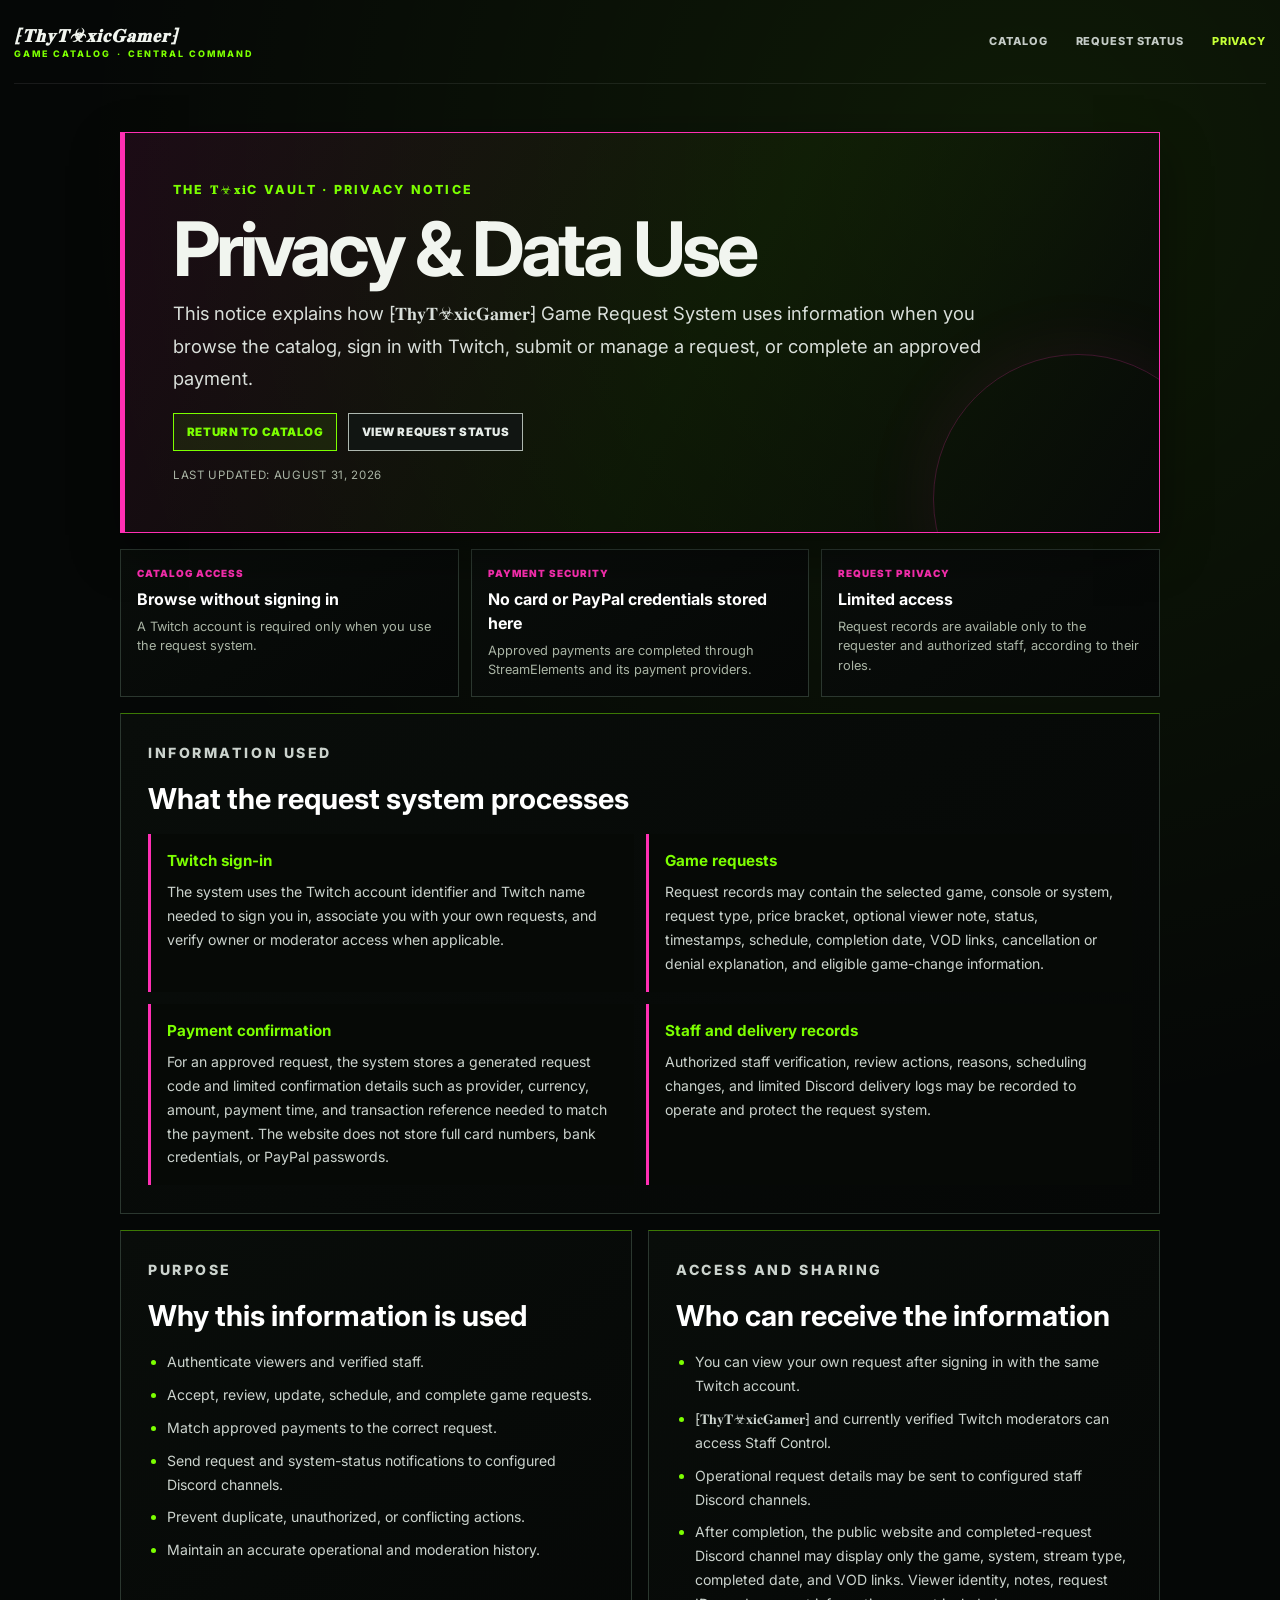
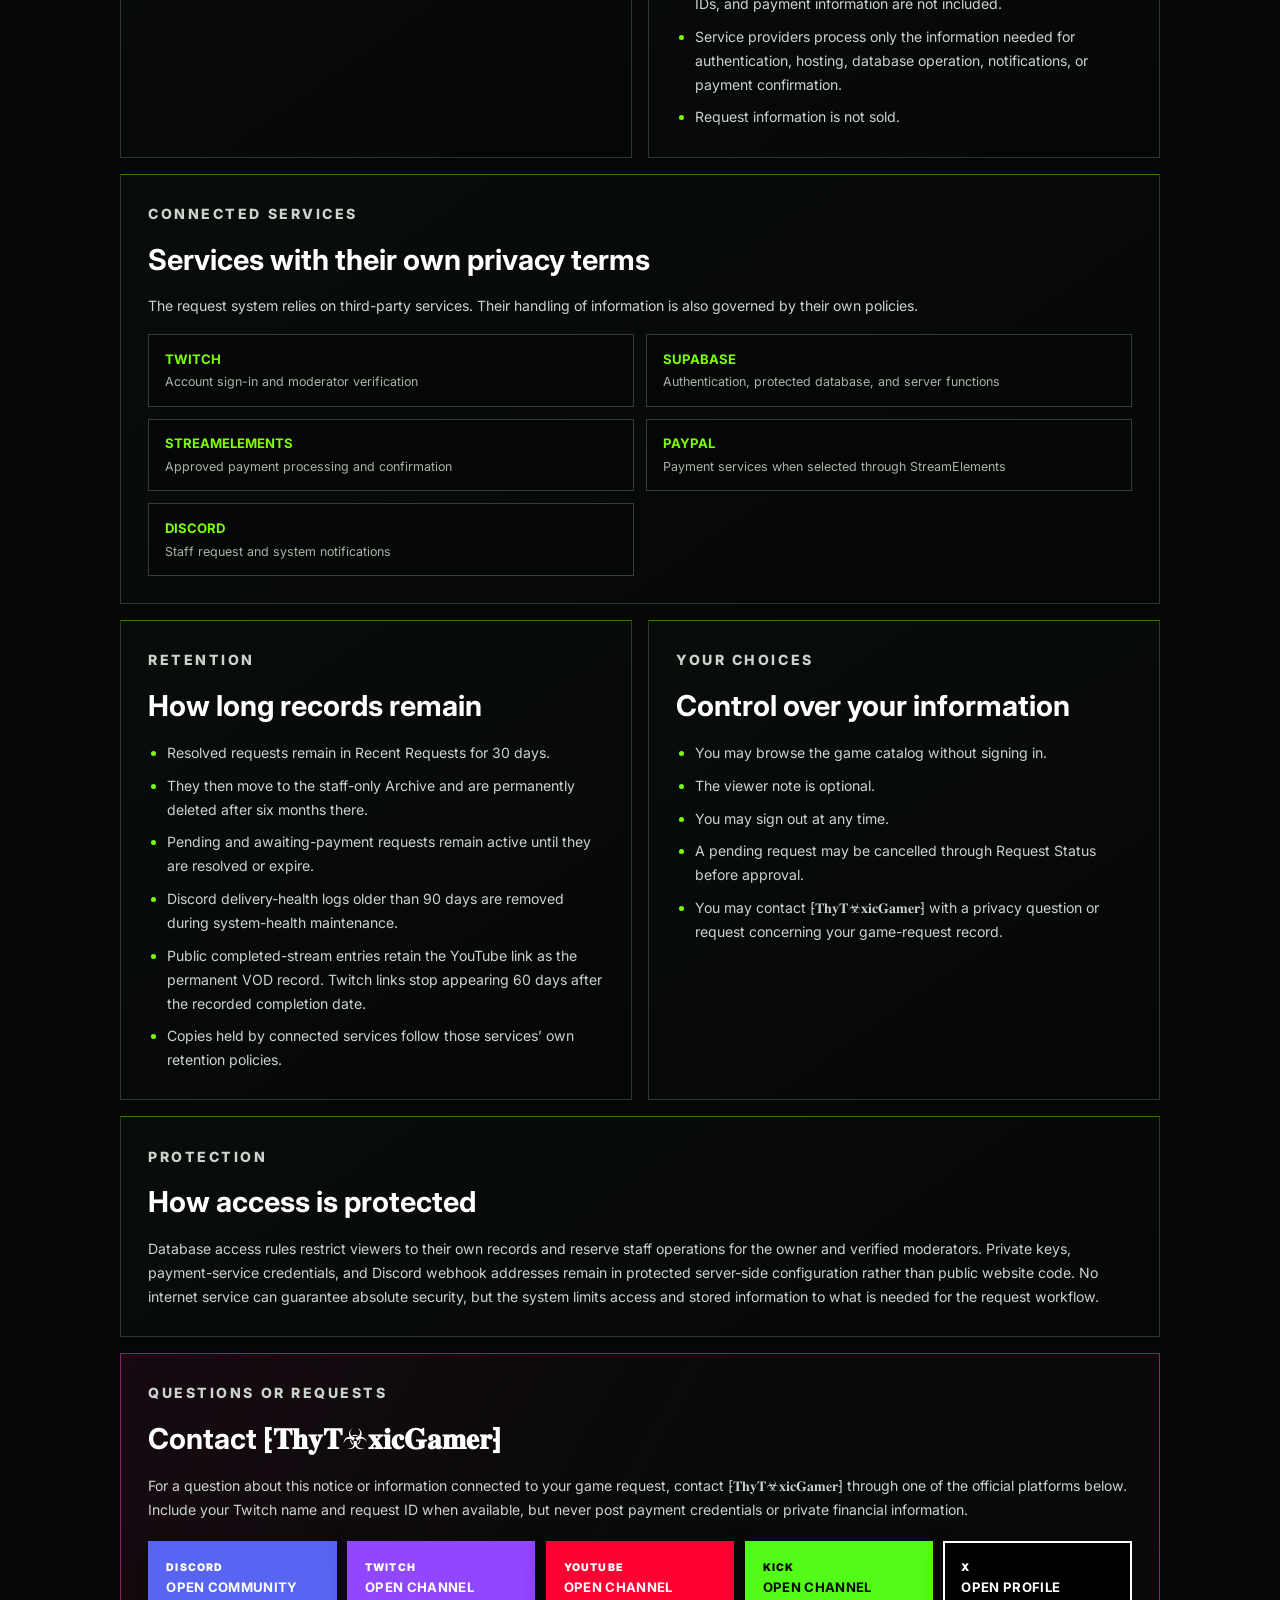
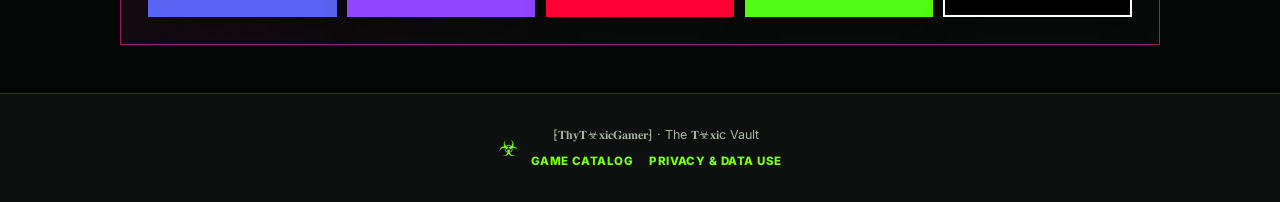
<file: privacy.html>
<!doctype html>
<html lang="en">
<head>
  <meta charset="UTF-8" />
  <meta name="viewport" content="width=device-width,initial-scale=1" />
  <meta name="description" content="Learn how  ⁅𝐓𝐡𝐲𝐓☣︎𝐱𝐢𝐜𝐆𝐚𝐦𝐞𝐫⁆ Game Request System uses and protects Twitch sign-in, request, and payment-confirmation information." />
  <meta name="theme-color" content="#050706" />
  <title>Privacy &amp; Data Use · ⁅𝐓𝐡𝐲𝐓☣︎𝐱𝐢𝐜𝐆𝐚𝐦𝐞𝐫⁆</title>
  <link rel="preconnect" href="https://fonts.googleapis.com" /><link rel="preconnect" href="https://fonts.gstatic.com" crossorigin /><link href="https://fonts.googleapis.com/css2?family=Barlow+Condensed:ital,wght@0,600;0,700;0,800;0,900;1,700;1,800;1,900&amp;family=Inter:wght@400;500;600;700;800&amp;display=swap" rel="stylesheet" />
  <link rel="stylesheet" href="styles.css?release=1.0.48" />
  <link rel="stylesheet" href="request-test.css?v=10.15" />
</head>
<body class="request-page privacy-page">
  <header class="site-header ecosystem-header"><div class="ecosystem-brand"><a class="ecosystem-brand-home" href="index.html"><strong>⁅𝐓𝐡𝐲𝐓☣︎𝐱𝐢𝐜𝐆𝐚𝐦𝐞𝐫⁆</strong></a><small>GAME CATALOG <span>·</span> <a class="brand-hub" href="https://thy-toxic-gamer.github.io/central-command/">CENTRAL COMMAND</a></small></div><nav class="ecosystem-nav" aria-label="Primary navigation"><a href="index.html">Catalog</a><a href="status.html">Request Status</a><a href="privacy.html" aria-current="page">Privacy</a></nav></header>

  <main class="request-page-shell privacy-shell">
    <section class="privacy-hero" aria-labelledby="privacy-title">
      <p class="eyebrow">The 𝐓☣︎𝐱𝐢c Vault · Privacy Notice</p>
      <h1 id="privacy-title">Privacy &amp; Data Use</h1>
      <p>This notice explains how  ⁅𝐓𝐡𝐲𝐓☣︎𝐱𝐢𝐜𝐆𝐚𝐦𝐞𝐫⁆ Game Request System uses information when you browse the catalog, sign in with Twitch, submit or manage a request, or complete an approved payment.</p>
      <div class="privacy-hero-actions"><a class="request-link-button" href="index.html">Return to Catalog</a><a class="request-link-button request-link-admin" href="status.html">View Request Status</a></div>
      <p class="privacy-updated">Last updated: August 31, 2026</p>
    </section>

    <section class="privacy-summary" aria-label="Privacy summary">
      <article><small>Catalog access</small><strong>Browse without signing in</strong><span>A Twitch account is required only when you use the request system.</span></article>
      <article><small>Payment security</small><strong>No card or PayPal credentials stored here</strong><span>Approved payments are completed through StreamElements and its payment providers.</span></article>
      <article><small>Request privacy</small><strong>Limited access</strong><span>Request records are available only to the requester and authorized staff, according to their roles.</span></article>
    </section>

    <div class="privacy-grid">
      <section class="privacy-card privacy-card-wide" aria-labelledby="information-heading">
        <p class="eyebrow">Information Used</p>
        <h2 id="information-heading">What the request system processes</h2>
        <div class="privacy-detail-grid">
          <article><h3>Twitch sign-in</h3><p>The system uses the Twitch account identifier and Twitch name needed to sign you in, associate you with your own requests, and verify owner or moderator access when applicable.</p></article>
          <article><h3>Game requests</h3><p>Request records may contain the selected game, console or system, request type, price bracket, optional viewer note, status, timestamps, schedule, completion date, VOD links, cancellation or denial explanation, and eligible game-change information.</p></article>
          <article><h3>Payment confirmation</h3><p>For an approved request, the system stores a generated request code and limited confirmation details such as provider, currency, amount, payment time, and transaction reference needed to match the payment. The website does not store full card numbers, bank credentials, or PayPal passwords.</p></article>
          <article><h3>Staff and delivery records</h3><p>Authorized staff verification, review actions, reasons, scheduling changes, and limited Discord delivery logs may be recorded to operate and protect the request system.</p></article>
        </div>
      </section>

      <section class="privacy-card" aria-labelledby="purpose-heading">
        <p class="eyebrow">Purpose</p>
        <h2 id="purpose-heading">Why this information is used</h2>
        <ul>
          <li>Authenticate viewers and verified staff.</li>
          <li>Accept, review, update, schedule, and complete game requests.</li>
          <li>Match approved payments to the correct request.</li>
          <li>Send request and system-status notifications to configured Discord channels.</li>
          <li>Prevent duplicate, unauthorized, or conflicting actions.</li>
          <li>Maintain an accurate operational and moderation history.</li>
        </ul>
      </section>

      <section class="privacy-card" aria-labelledby="access-heading">
        <p class="eyebrow">Access and Sharing</p>
        <h2 id="access-heading">Who can receive the information</h2>
        <ul>
          <li>You can view your own request after signing in with the same Twitch account.</li>
          <li>⁅𝐓𝐡𝐲𝐓☣︎𝐱𝐢𝐜𝐆𝐚𝐦𝐞𝐫⁆ and currently verified Twitch moderators can access Staff Control.</li>
          <li>Operational request details may be sent to configured staff Discord channels.</li>
          <li>After completion, the public website and completed-request Discord channel may display only the game, system, stream type, completed date, and VOD links. Viewer identity, notes, request IDs, and payment information are not included.</li>
          <li>Service providers process only the information needed for authentication, hosting, database operation, notifications, or payment confirmation.</li>
          <li>Request information is not sold.</li>
        </ul>
      </section>

      <section class="privacy-card privacy-card-wide" aria-labelledby="services-heading">
        <p class="eyebrow">Connected Services</p>
        <h2 id="services-heading">Services with their own privacy terms</h2>
        <p>The request system relies on third-party services. Their handling of information is also governed by their own policies.</p>
        <div class="privacy-service-links">
          <a href="https://www.twitch.tv/p/en/legal/privacy-notice/" target="_blank" rel="noopener noreferrer"><strong>Twitch</strong><span>Account sign-in and moderator verification</span></a>
          <a href="https://supabase.com/privacy" target="_blank" rel="noopener noreferrer"><strong>Supabase</strong><span>Authentication, protected database, and server functions</span></a>
          <a href="https://streamelements.com/privacy" target="_blank" rel="noopener noreferrer"><strong>StreamElements</strong><span>Approved payment processing and confirmation</span></a>
          <a href="https://www.paypal.com/us/legalhub/privacy-full" target="_blank" rel="noopener noreferrer"><strong>PayPal</strong><span>Payment services when selected through StreamElements</span></a>
          <a href="https://discord.com/privacy" target="_blank" rel="noopener noreferrer"><strong>Discord</strong><span>Staff request and system notifications</span></a>
        </div>
      </section>

      <section class="privacy-card" aria-labelledby="retention-heading">
        <p class="eyebrow">Retention</p>
        <h2 id="retention-heading">How long records remain</h2>
        <ul>
          <li>Resolved requests remain in Recent Requests for 30 days.</li>
          <li>They then move to the staff-only Archive and are permanently deleted after six months there.</li>
          <li>Pending and awaiting-payment requests remain active until they are resolved or expire.</li>
          <li>Discord delivery-health logs older than 90 days are removed during system-health maintenance.</li>
          <li>Public completed-stream entries retain the YouTube link as the permanent VOD record. Twitch links stop appearing 60 days after the recorded completion date.</li>
          <li>Copies held by connected services follow those services’ own retention policies.</li>
        </ul>
      </section>

      <section class="privacy-card" aria-labelledby="choices-heading">
        <p class="eyebrow">Your Choices</p>
        <h2 id="choices-heading">Control over your information</h2>
        <ul>
          <li>You may browse the game catalog without signing in.</li>
          <li>The viewer note is optional.</li>
          <li>You may sign out at any time.</li>
          <li>A pending request may be cancelled through Request Status before approval.</li>
          <li>You may contact ⁅𝐓𝐡𝐲𝐓☣︎𝐱𝐢𝐜𝐆𝐚𝐦𝐞𝐫⁆ with a privacy question or request concerning your game-request record.</li>
        </ul>
      </section>

      <section class="privacy-card privacy-card-wide" aria-labelledby="security-heading">
        <p class="eyebrow">Protection</p>
        <h2 id="security-heading">How access is protected</h2>
        <p>Database access rules restrict viewers to their own records and reserve staff operations for the owner and verified moderators. Private keys, payment-service credentials, and Discord webhook addresses remain in protected server-side configuration rather than public website code. No internet service can guarantee absolute security, but the system limits access and stored information to what is needed for the request workflow.</p>
      </section>

      <section class="privacy-card privacy-card-wide privacy-contact" aria-labelledby="contact-heading">
        <p class="eyebrow">Questions or Requests</p>
        <h2 id="contact-heading">Contact ⁅𝐓𝐡𝐲𝐓☣︎𝐱𝐢𝐜𝐆𝐚𝐦𝐞𝐫⁆</h2>
        <p>For a question about this notice or information connected to your game request, contact ⁅𝐓𝐡𝐲𝐓☣︎𝐱𝐢𝐜𝐆𝐚𝐦𝐞𝐫⁆ through one of the official platforms below. Include your Twitch name and request ID when available, but never post payment credentials or private financial information.</p>
        <nav class="privacy-social-links" aria-label="Official ⁅𝐓𝐡𝐲𝐓☣︎𝐱𝐢𝐜𝐆𝐚𝐦𝐞𝐫⁆ platforms">
          <a class="privacy-social-link is-discord" href="https://discord.gg/RQxw6r9Mpw" target="_blank" rel="noopener noreferrer"><span>Discord</span><strong>Open Community</strong></a>
          <a class="privacy-social-link is-twitch" href="https://www.twitch.tv/thytoxicgamer" target="_blank" rel="noopener noreferrer"><span>Twitch</span><strong>Open Channel</strong></a>
          <a class="privacy-social-link is-youtube" href="https://www.youtube.com/@ThyToxicGamer" target="_blank" rel="noopener noreferrer"><span>YouTube</span><strong>Open Channel</strong></a>
          <a class="privacy-social-link is-kick" href="https://kick.com/thytoxicgamer" target="_blank" rel="noopener noreferrer"><span>Kick</span><strong>Open Channel</strong></a>
          <a class="privacy-social-link is-x" href="https://x.com/ThyToxicGamer" target="_blank" rel="noopener noreferrer"><span>X</span><strong>Open Profile</strong></a>
        </nav>
      </section>
    </div>
  </main>

  <footer class="site-legal-footer">
    <span aria-hidden="true">☣</span>
    <div class="footer-content"><p>⁅𝐓𝐡𝐲𝐓☣︎𝐱𝐢𝐜𝐆𝐚𝐦𝐞𝐫⁆ · The 𝐓☣︎𝐱𝐢c Vault</p><nav class="footer-links" aria-label="Legal and site links"><a href="index.html">Game Catalog</a><a href="privacy.html" aria-current="page">Privacy &amp; Data Use</a></nav></div>
  </footer>
</body>
</html>
</file>
<file: styles.css>
:root {
  color-scheme: dark;
  --background: #050706;
  --surface: #0d100e;
  --surface-raised: #121712;
  --surface-bright: #192019;
  --toxic: #7cff00;
  --toxic-soft: #b7ff73;
  --text: #f1f5ef;
  --muted: #a9b4a4;
  --border: #2a3824;
  --shadow: rgba(0, 0, 0, 0.45);
}

* {
  box-sizing: border-box;
}

html {
  scroll-behavior: smooth;
}

body {
  min-width: 320px;
  margin: 0;
  background-color: var(--background);
  background-image:
    linear-gradient(180deg, rgba(3,6,4,.72), rgba(3,6,4,.9)),
    radial-gradient(circle at 78% 16%, rgba(124,255,0,.08), transparent 34rem),
    url("assets/toxic-network-background-v1.webp");
  background-position: center top;
  background-size: auto, auto, cover;
  background-attachment: fixed;
  background-repeat: no-repeat;
  color: var(--text);
  font-family: "Segoe UI", Arial, Helvetica, sans-serif;
  line-height: 1.5;
}

a {
  color: inherit;
}

.site-header, main, .site-legal-footer { position: relative; z-index: 1; }

.skip-link {
  position: fixed;
  top: 0.75rem;
  left: 0.75rem;
  z-index: 20;
  padding: 0.75rem 1rem;
  border: 1px solid var(--toxic);
  background: var(--background);
  color: var(--toxic);
  transform: translateY(-160%);
}

.skip-link:focus {
  transform: translateY(0);
}

.site-header {
  position: sticky;
  top: 0;
  z-index: 10;
  display: flex;
  align-items: center;
  justify-content: space-between;
  min-height: 76px;
  padding: 0.75rem clamp(1rem, 4vw, 4.5rem);
  border-bottom: 1px solid var(--border);
  background: rgba(5, 7, 6, 0.96);
  backdrop-filter: blur(14px);
}

.brand {
  display: inline-flex;
  align-items: center;
  gap: 0.75rem;
  color: var(--text);
  text-decoration: none;
}

.brand-mark {
  display: grid;
  width: 44px;
  height: 44px;
  place-items: center;
  border: 1px solid var(--toxic);
  color: var(--toxic);
  font-size: 1.65rem;
  box-shadow: 0 0 22px rgba(124, 255, 0, 0.18);
}

.brand strong,
.brand small {
  display: block;
}

.brand strong {
  font-size: 0.98rem;
  letter-spacing: 0.02em;
}

.brand small {
  margin-top: 0.05rem;
  color: var(--muted);
  font-size: 0.76rem;
  letter-spacing: 0.13em;
  text-transform: uppercase;
}


.central-command-return {
  display: inline-flex;
  align-items: center;
  justify-content: center;
  gap: 0.55rem;
  flex: 0 0 auto;
  min-height: 38px;
  padding: 0.55rem 0.85rem;
  border: 1px solid rgba(124, 255, 0, 0.42);
  color: var(--toxic);
  background: rgba(124, 255, 0, 0.055);
  font-size: 0.72rem;
  font-weight: 900;
  letter-spacing: 0.08em;
  text-decoration: none;
  text-transform: uppercase;
  transition: border-color 0.2s ease, background 0.2s ease, color 0.2s ease;
}

.central-command-return:hover,
.central-command-return:focus-visible {
  border-color: var(--toxic);
  color: #071000;
  background: var(--toxic);
}

.library-count {
  display: flex;
  align-items: baseline;
  gap: 0.45rem;
  padding: 0.45rem 0.7rem;
  border-left: 3px solid var(--toxic);
  background: var(--surface);
}

.library-count strong {
  color: var(--toxic);
  font-size: 1.25rem;
}

.library-count span {
  color: var(--muted);
  font-size: 0.72rem;
  letter-spacing: 0.12em;
  text-transform: uppercase;
}

main {
  width: min(1540px, 100%);
  margin: 0 auto;
  padding: clamp(2.5rem, 6vw, 6rem) clamp(1rem, 4vw, 4.5rem) 5rem;
}

.intro {
  max-width: 780px;
  margin-bottom: clamp(2.5rem, 5vw, 5rem);
}

.eyebrow {
  margin: 0 0 0.75rem;
  color: var(--toxic);
  font-size: 0.78rem;
  font-weight: 800;
  letter-spacing: 0.18em;
  text-transform: uppercase;
}

h1,
h2,
h3,
p {
  margin-top: 0;
}

h1 {
  max-width: 760px;
  margin-bottom: 1rem;
  font-size: clamp(2.45rem, 6vw, 5.8rem);
  line-height: 0.98;
  letter-spacing: -0.055em;
}

.intro-copy {
  max-width: 620px;
  margin-bottom: 0;
  color: var(--muted);
  font-size: clamp(1rem, 2vw, 1.2rem);
}

.platform-tabs {
  display: grid;
  grid-template-columns: repeat(7, minmax(0, 1fr));
  gap: 0.65rem;
  margin-bottom: 2rem;
  padding-bottom: 1rem;
  border-bottom: 1px solid var(--border);
}

.platform-tab {
  display: inline-flex;
  align-items: center;
  justify-content: center;
  gap: 0.6rem;
  min-height: 46px;
  padding: 0.7rem 1rem;
  border: 1px solid var(--border);
  background: var(--surface);
  color: var(--muted);
  cursor: pointer;
  font: inherit;
  font-size: 0.82rem;
  font-weight: 800;
  letter-spacing: 0.03em;
  transition: border-color 160ms ease, background 160ms ease, color 160ms ease;
}

.platform-tab:hover,
.platform-tab:focus-visible {
  border-color: var(--toxic);
  color: var(--text);
  outline: none;
}

.platform-tab.active {
  border-color: var(--toxic);
  background: var(--toxic);
  color: #071000;
  box-shadow: 0 0 24px rgba(124, 255, 0, 0.14);
}

.tab-count {
  display: inline-grid;
  min-width: 1.65rem;
  min-height: 1.65rem;
  padding: 0.15rem 0.4rem;
  place-items: center;
  border: 1px solid currentColor;
  font-family: Consolas, "Courier New", monospace;
  font-size: 0.68rem;
}

.platform-panel:focus-visible {
  outline: 1px solid var(--toxic);
  outline-offset: 0.55rem;
}

.section-heading {
  display: flex;
  align-items: end;
  justify-content: space-between;
  gap: 2rem;
  margin-bottom: 1.5rem;
  padding-bottom: 1rem;
  border-bottom: 1px solid var(--border);
}

.section-heading h2 {
  margin: 0;
  font-size: clamp(1.8rem, 4vw, 3.2rem);
  letter-spacing: -0.035em;
}

.count-chip {
  display: inline-block;
  margin-left: 0.45rem;
  padding: 0.32rem 0.55rem;
  border: 1px solid var(--border);
  color: var(--toxic);
  font-family: Consolas, "Courier New", monospace;
  font-size: clamp(0.68rem, 1.4vw, 0.84rem);
  letter-spacing: 0.06em;
  vertical-align: middle;
}

.section-heading > p {
  max-width: 420px;
  margin-bottom: 0.25rem;
  color: var(--muted);
  font-size: 0.88rem;
  text-align: right;
}

.platform-subtabs {
  display: flex;
  flex-wrap: wrap;
  gap: 0.65rem;
  margin: -0.35rem 0 1.35rem;
  padding: 0.7rem;
  border: 1px solid rgba(21, 156, 255, 0.35);
  background: rgba(21, 156, 255, 0.05);
}

.platform-subtabs[hidden] {
  display: none;
}

.platform-subtab {
  display: inline-flex;
  min-width: 150px;
  padding: 0.7rem 0.85rem;
  align-items: center;
  justify-content: space-between;
  gap: 1rem;
  border: 1px solid rgba(21, 156, 255, 0.48);
  background: #060a0d;
  color: var(--text);
  cursor: pointer;
  font: inherit;
  font-weight: 800;
}

.platform-subtab:hover,
.platform-subtab:focus-visible {
  border-color: #159cff;
  outline: none;
}

.platform-subtab.active {
  border-color: #159cff;
  background: #159cff;
  color: #02080d;
}

.subtab-count {
  min-width: 1.8rem;
  padding: 0.12rem 0.35rem;
  border: 1px solid currentColor;
  font-family: Consolas, "Courier New", monospace;
  font-size: 0.68rem;
  text-align: center;
}

.game-grid {
  display: grid;
  grid-template-columns: repeat(auto-fill, minmax(220px, 1fr));
  gap: clamp(0.9rem, 2vw, 1.4rem);
}

.game-grid[hidden],
.coming-soon-panel[hidden] {
  display: none;
}

.coming-soon-panel {
  display: grid;
  min-height: 360px;
  padding: clamp(2rem, 6vw, 5rem);
  place-content: center;
  border: 1px solid var(--border);
  background:
    radial-gradient(circle at center, rgba(124, 255, 0, 0.09), transparent 48%),
    var(--surface);
  text-align: center;
}

.coming-soon-panel h3 {
  margin-bottom: 0.7rem;
  color: var(--text);
  font-size: clamp(2.3rem, 7vw, 5rem);
  letter-spacing: -0.05em;
}

.coming-soon-panel p:last-child {
  margin-bottom: 0;
  color: var(--muted);
}

.game-card {
  position: relative;
  display: flex;
  min-width: 0;
  flex-direction: column;
  overflow: hidden;
  border: 1px solid var(--border);
  background: var(--surface);
  color: var(--text);
  text-decoration: none;
  box-shadow: 0 12px 30px rgba(0, 0, 0, 0.25);
  transition: border-color 160ms ease, transform 160ms ease;
}

.game-card:hover,
.game-card:focus-visible {
  z-index: 2;
  border-color: var(--toxic);
  outline: none;
  transform: translateY(-4px);
}

.game-card.upcoming-game::after {
  position: absolute;
  top: 0.7rem;
  right: 0.7rem;
  padding: 0.35rem 0.5rem;
  background: var(--toxic);
  color: #071000;
  content: "COMING SOON";
  font-size: 0.62rem;
  font-weight: 900;
  letter-spacing: 0.08em;
}

.cover-shell {
  position: relative;
  display: grid;
  aspect-ratio: 460 / 215;
  place-items: center;
  overflow: hidden;
  background: var(--surface-bright);
}

.cover-shell::before {
  position: absolute;
  inset: -1rem;
  background-position: center;
  background-size: cover;
  content: "";
  opacity: 0;
  transform: scale(1.08);
}

.cover-shell.has-cover-image::before {
  background-image: var(--cover-image);
  filter: blur(16px) brightness(0.55);
  opacity: 0.72;
}

.cover-fallback {
  position: relative;
  z-index: 0;
  color: var(--toxic);
  font-size: clamp(1.8rem, 4vw, 3rem);
  font-weight: 900;
  letter-spacing: 0.08em;
  opacity: 0.65;
}

.game-cover {
  position: absolute;
  inset: 0;
  z-index: 1;
  display: block;
  width: 100%;
  height: 100%;
  object-fit: cover;
}

.game-cover.landscape-cover {
  padding: 0.35rem;
  object-fit: contain;
}

.game-cover.console-cover {
  padding: 0.35rem;
  object-fit: contain;
}

.cover-unavailable::after {
  position: absolute;
  right: 0.75rem;
  bottom: 0.65rem;
  color: var(--muted);
  content: "Cover unavailable";
  font-size: 0.66rem;
  letter-spacing: 0.04em;
}

.game-details {
  display: flex;
  min-height: 112px;
  flex: 1;
  flex-direction: column;
  padding: 0.9rem;
}

.game-number {
  margin-bottom: 0.45rem;
  color: var(--toxic);
  font-family: Consolas, "Courier New", monospace;
  font-size: 0.68rem;
  letter-spacing: 0.12em;
}

.game-details h3 {
  margin-bottom: 0;
  font-size: 0.93rem;
  line-height: 1.3;
}

.card-release {
  margin: auto 0 0;
  padding-top: 0.65rem;
  color: var(--toxic-soft);
  font-size: 0.72rem;
  font-weight: 700;
}

.noscript-message {
  padding: 1rem;
  border: 1px solid var(--border);
  color: var(--muted);
}

footer {
  display: flex;
  align-items: center;
  justify-content: center;
  gap: 0.75rem;
  padding: 2rem clamp(1rem, 4vw, 4.5rem);
  border-top: 1px solid var(--border);
  background: var(--surface);
  color: var(--muted);
  text-align: center;
}

footer span {
  color: var(--toxic);
  font-size: 1.4rem;
}

footer p {
  margin: 0;
  font-size: 0.78rem;
}

.footer-content {
  display: grid;
  gap: 0.5rem;
  justify-items: center;
}

.footer-links {
  display: flex;
  flex-wrap: wrap;
  justify-content: center;
  gap: 0.5rem 1rem;
}

.footer-links a,
.request-privacy-note a {
  color: var(--toxic);
  font-size: 0.72rem;
  font-weight: 800;
  letter-spacing: 0.04em;
  text-decoration: none;
  text-transform: uppercase;
}

.footer-links a:hover,
.footer-links a:focus-visible,
.request-privacy-note a:hover,
.request-privacy-note a:focus-visible {
  color: #fff;
  outline: none;
  text-decoration: underline;
  text-underline-offset: 0.25rem;
}

.request-privacy-note {
  grid-column: 1 / -1;
  margin: 0;
  color: var(--muted);
  font-size: 0.72rem;
  line-height: 1.5;
}

.privacy-shell {
  width: min(1180px, calc(100% - 2rem));
}

.privacy-hero {
  position: relative;
  overflow: hidden;
  padding: clamp(1.4rem, 4vw, 3rem);
  border: 1px solid #ff2fb3;
  border-left-width: 5px;
  background: linear-gradient(120deg, rgba(255,47,179,.09), rgba(124,255,0,.035) 55%, #070a08);
  box-shadow: 0 18px 45px rgba(0,0,0,.38);
}

.privacy-hero::after {
  position: absolute;
  right: -4rem;
  bottom: -7rem;
  width: 18rem;
  height: 18rem;
  border: 1px solid rgba(255,47,179,.22);
  border-radius: 50%;
  box-shadow: 0 0 80px rgba(255,47,179,.08);
  content: "";
  pointer-events: none;
}

.privacy-hero h1 {
  max-width: 760px;
  margin: 0.35rem 0 0.75rem;
  font-size: clamp(2.2rem, 7vw, 4.7rem);
  line-height: 0.98;
}

.privacy-hero > p:not(.eyebrow):not(.privacy-updated) {
  max-width: 820px;
  color: #d9dfda;
  font-size: clamp(1rem, 2vw, 1.15rem);
  line-height: 1.75;
}

.privacy-hero-actions {
  display: flex;
  flex-wrap: wrap;
  gap: 0.65rem;
  margin-top: 1.2rem;
}

.privacy-updated {
  margin: 1rem 0 0;
  color: var(--muted);
  font-size: 0.72rem;
  letter-spacing: 0.06em;
  text-transform: uppercase;
}

.privacy-summary {
  display: grid;
  grid-template-columns: repeat(3, minmax(0, 1fr));
  gap: 0.75rem;
  margin: 1rem 0;
}

.privacy-summary article,
.privacy-card {
  border: 1px solid #2b372f;
  background: linear-gradient(145deg, #090d0a, #050706);
}

.privacy-summary article {
  display: grid;
  align-content: start;
  gap: 0.35rem;
  min-height: 132px;
  padding: 1rem;
}

.privacy-summary small,
.privacy-summary strong,
.privacy-summary span {
  display: block;
}

.privacy-summary small {
  color: #ff2fb3;
  font-size: 0.62rem;
  font-weight: 900;
  letter-spacing: 0.1em;
  text-transform: uppercase;
}

.privacy-summary strong {
  color: #fff;
  font-size: 1rem;
}

.privacy-summary span {
  color: var(--muted);
  font-size: 0.8rem;
  line-height: 1.55;
}

.privacy-grid {
  display: grid;
  grid-template-columns: repeat(2, minmax(0, 1fr));
  gap: 1rem;
}

.privacy-card {
  padding: clamp(1.1rem, 3vw, 1.7rem);
  border-top-color: rgba(124,255,0,.45);
}

.privacy-card-wide {
  grid-column: 1 / -1;
}

.privacy-card h2 {
  margin: 0.25rem 0 0.85rem;
  color: #fff;
  font-size: clamp(1.25rem, 3vw, 1.8rem);
}

.privacy-card h3 {
  margin: 0 0 0.45rem;
  color: var(--toxic);
  font-size: 0.95rem;
}

.privacy-card p,
.privacy-card li {
  color: #cbd3cd;
  font-size: 0.88rem;
  line-height: 1.7;
}

.privacy-card > p:last-child {
  margin-bottom: 0;
}

.privacy-card ul {
  display: grid;
  gap: 0.55rem;
  margin: 0;
  padding-left: 1.2rem;
}

.privacy-card li::marker {
  color: var(--toxic);
}

.privacy-detail-grid,
.privacy-service-links {
  display: grid;
  grid-template-columns: repeat(2, minmax(0, 1fr));
  gap: 0.75rem;
}

.privacy-detail-grid article {
  padding: 1rem;
  border-left: 3px solid #ff2fb3;
  background: #060906;
}

.privacy-detail-grid p {
  margin: 0;
}

.privacy-service-links {
  margin-top: 1rem;
}

.privacy-service-links a {
  display: grid;
  gap: 0.25rem;
  padding: 0.9rem 1rem;
  border: 1px solid #304036;
  background: #050706;
  color: #fff;
  text-decoration: none;
}

.privacy-service-links a:hover,
.privacy-service-links a:focus-visible {
  border-color: #ff2fb3;
  outline: none;
  box-shadow: inset 3px 0 0 #ff2fb3;
}

.privacy-service-links strong {
  color: var(--toxic);
  font-size: 0.82rem;
  text-transform: uppercase;
}

.privacy-service-links span {
  color: var(--muted);
  font-size: 0.78rem;
  line-height: 1.45;
}

.privacy-contact {
  border-color: rgba(255,47,179,.55);
  background: linear-gradient(120deg, rgba(255,47,179,.07), #070a08 55%);
}

.privacy-social-links {
  display: grid;
  grid-template-columns: repeat(5, minmax(0, 1fr));
  gap: 0.65rem;
  margin-top: 1.2rem;
}

.privacy-social-link {
  display: grid;
  min-height: 76px;
  align-content: center;
  gap: 0.12rem;
  padding: 0.85rem 1rem;
  border: 2px solid currentColor;
  color: #fff;
  text-decoration: none;
  box-shadow: 0 8px 22px rgba(0,0,0,.24);
  transition: transform .16s ease, filter .16s ease, box-shadow .16s ease;
}

.privacy-social-link span,
.privacy-social-link strong {
  display: block;
}

.privacy-social-link span {
  font-size: 0.66rem;
  font-weight: 900;
  letter-spacing: 0.11em;
  text-transform: uppercase;
}

.privacy-social-link strong {
  font-size: 0.82rem;
  letter-spacing: 0.025em;
  text-transform: uppercase;
}

.privacy-social-link:hover,
.privacy-social-link:focus-visible {
  filter: brightness(1.12);
  outline: none;
  transform: translateY(-2px);
  box-shadow: 0 12px 28px rgba(0,0,0,.34);
}

.privacy-social-link.is-discord {
  border-color: #5865f2;
  background: #5865f2;
}

.privacy-social-link.is-twitch {
  border-color: #9146ff;
  background: #9146ff;
}

.privacy-social-link.is-youtube {
  border-color: #ff0033;
  background: #ff0033;
}

.privacy-social-link.is-kick {
  border-color: #53fc18;
  background: #53fc18;
  color: #050706;
}

.privacy-social-link.is-x {
  border-color: #fff;
  background: #000;
  color: #fff;
}

@media (max-width: 760px) {
  .privacy-summary,
  .privacy-grid,
  .privacy-detail-grid,
  .privacy-service-links {
    grid-template-columns: 1fr;
  }

  .privacy-card-wide {
    grid-column: auto;
  }

  .privacy-shell {
    width: min(100% - 1rem, 1180px);
  }

  .privacy-social-links {
    grid-template-columns: repeat(2, minmax(0, 1fr));
  }
}

@media (min-width: 761px) and (max-width: 1120px) {
  .platform-tabs {
    grid-template-columns: repeat(4, minmax(0, 1fr));
  }
}

@media (max-width:700px) { body { background-attachment:scroll; } }

/* Ver. 1.0 ecosystem shell — shared Central Command visual language */
body { font-family: Inter, system-ui, sans-serif; }
.ecosystem-header {
  position: relative;
  top: auto;
  z-index: 12;
  display: flex;
  align-items: center;
  justify-content: space-between;
  grid-template-columns: none;
  width: min(calc(100% - 28px), 1280px);
  min-height: 84px;
  margin: 0 auto;
  padding: 0;
  border: 0;
  border-bottom: 1px solid rgba(255,255,255,.08);
  background: transparent;
  backdrop-filter: none;
}
.ecosystem-brand { display: grid; color: var(--text); line-height: 1; }
.ecosystem-brand-home { color: inherit; text-decoration: none; }
.ecosystem-brand strong { font: italic 800 18px/1 "Barlow Condensed", Impact, sans-serif; letter-spacing: .055em; }
.ecosystem-brand small { display: flex; align-items: center; gap: .7em; margin-top: 5px; color: var(--toxic); font-size: 9px; font-weight: 800; letter-spacing: .22em; white-space: nowrap; }
.ecosystem-brand .brand-hub { color: inherit; text-decoration: none; }
.ecosystem-brand .brand-hub:hover,.ecosystem-brand .brand-hub:focus-visible { color: #eef3ef; }
.ecosystem-nav { display: flex; align-items: center; gap: 28px; margin-left: auto; }
.ecosystem-nav a { color: #c4cbc6; font-size: 11px; font-weight: 800; letter-spacing: .08em; text-decoration: none; text-transform: uppercase; transition: color .2s, border-color .2s, background .2s; }
.ecosystem-nav a:hover, .ecosystem-nav a:focus-visible, .ecosystem-nav a[aria-current="page"] { color: #c4ff36; }
.ecosystem-nav .hub-link { padding: 10px 13px; border: 1px solid rgba(255,255,255,.18); color: #dbe3dd; background: rgba(5,8,6,.35); }
.ecosystem-nav .hub-link:hover, .ecosystem-nav .hub-link:focus-visible { border-color: rgba(168,240,0,.52); color: #c4ff36; background: rgba(168,240,0,.045); }
.ecosystem-hero {
  position: relative;
  isolation: isolate;
  width: min(calc(100% - 28px), 1280px);
  min-height: 590px;
  display: flex;
  align-items: center;
  margin: 18px auto 76px;
  overflow: hidden;
  border: 1px solid rgba(168,240,0,.18);
  background: #080c09;
}
.ecosystem-hero::before, .ecosystem-hero::after { content: ""; position: absolute; inset: 0; z-index: 1; pointer-events: none; }
.ecosystem-hero::before { opacity: .15; background-image: linear-gradient(rgba(255,255,255,.05) 1px, transparent 1px), linear-gradient(90deg, rgba(255,255,255,.04) 1px, transparent 1px); background-size: 42px 42px; -webkit-mask-image: linear-gradient(to right,#000,transparent 78%); mask-image: linear-gradient(to right,#000,transparent 78%); }
.ecosystem-hero::after { background: linear-gradient(90deg, rgba(4,8,5,.99) 0%, rgba(4,8,5,.91) 39%, rgba(4,8,5,.2) 76%, rgba(4,8,5,.57) 100%); }
.game-hero .ecosystem-hero-art { position: absolute; inset: 0; z-index: 0; background: url("assets/game-catalog-hero.webp") center right / cover no-repeat; filter: saturate(.95) contrast(1.08); }
.ecosystem-hero-content { position: relative; z-index: 3; width: min(720px,72%); padding: 64px 6.2% 86px; }
.ecosystem-status { width: fit-content; display: inline-flex; align-items: center; gap: 9px; padding: 7px 10px; border: 1px solid rgba(168,240,0,.27); color: #c9d0cb; background: rgba(7,12,8,.72); font-size: 10px; font-weight: 800; letter-spacing: .12em; text-transform: uppercase; }
.ecosystem-status > span { width: 7px; height: 7px; border-radius: 50%; background: var(--toxic); box-shadow: 0 0 12px var(--toxic); }
.ecosystem-status b { margin-left: 5px; padding-left: 10px; border-left: 1px solid rgba(255,255,255,.17); color: #c4ff36; }
.ecosystem-kicker { margin: 31px 0 6px; color: #b8c0ba; font-size: 12px; font-weight: 700; letter-spacing: .28em; }
.ecosystem-hero h1 { margin: 0; color: #f2f7f1; font: italic 900 clamp(72px,10vw,130px)/.72 "Barlow Condensed", Impact, sans-serif; letter-spacing: -.045em; text-shadow: 0 2px 30px #000; }
.ecosystem-hero h1 em { color: #c4ff36; font-style: inherit; -webkit-text-stroke: 1px rgba(255,255,255,.15); }
.ecosystem-hero-content > p:not(.ecosystem-kicker) { max-width: 650px; margin: 29px 0 0; color: #bdc6bf; font-size: clamp(14px,1.6vw,17px); line-height: 1.7; }
.ecosystem-actions { display: flex; flex-wrap: wrap; gap: 12px; margin-top: 29px; }
.ecosystem-actions a { min-height: 46px; display: inline-flex; align-items: center; justify-content: center; gap: 18px; padding: 0 18px; border: 1px solid rgba(255,255,255,.2); color: #eef3ef; background: rgba(8,13,9,.72); font-size: 11px; font-weight: 900; letter-spacing: .07em; text-decoration: none; text-transform: uppercase; }
.ecosystem-actions a:first-child { border-color: transparent; color: #101800; background: #c4ff36; box-shadow: 0 0 24px rgba(168,240,0,.18); }
.ecosystem-actions a:hover, .ecosystem-actions a:focus-visible { transform: translateY(-2px); }
.hero-live-data { display: flex; align-items: stretch; gap: 10px; margin-top: 18px; }
.hero-live-data .library-count { background: rgba(5,8,6,.78); }
.hero-request-status {
  position: absolute;
  z-index: 4;
  right: 3%;
  bottom: 64px;
  width: min(360px, 32%);
  background: rgba(5,8,6,.88);
  box-shadow: 0 12px 34px rgba(0,0,0,.36);
}
.ecosystem-rail { position: absolute; z-index: 4; inset: auto 0 0; min-height: 40px; display: flex; align-items: center; gap: 18px; padding: 0 3%; border-top: 1px solid rgba(255,255,255,.08); color: #7e8981; background: rgba(5,8,6,.84); font-size: 8px; font-weight: 800; letter-spacing: .25em; }
.ecosystem-rail i { width: 3px; height: 3px; border-radius: 50%; background: var(--toxic); box-shadow: 0 0 6px var(--toxic); }
@media (max-width: 860px) {
  .ecosystem-header { min-height: auto; align-items: flex-start; flex-direction: column; gap: 16px; padding: 18px 0; }
  .ecosystem-nav { width: 100%; justify-content: space-between; gap: 12px; overflow-x: auto; }
  .ecosystem-nav a { white-space: nowrap; }
  .ecosystem-hero { min-height: 560px; }
  .ecosystem-hero-content { width: 88%; padding-inline: 7%; }
  .ecosystem-hero::after { background: linear-gradient(90deg,rgba(4,8,5,.99),rgba(4,8,5,.86) 58%,rgba(4,8,5,.45)); }
  .hero-request-status { width: min(320px,42%); }
}
@media (max-width: 600px) {
  .ecosystem-header, .ecosystem-hero { width: min(calc(100% - 20px),1280px); }
  .ecosystem-nav { display: grid; grid-template-columns: repeat(2,minmax(0,1fr)); }
  .ecosystem-nav a { min-height: 38px; display: inline-flex; align-items: center; }
  .ecosystem-nav .hub-link { justify-content: center; }
  .ecosystem-hero { min-height: 610px; display: block; margin-top: 10px; }
  .ecosystem-hero-content { width: 100%; padding: 48px 22px 24px; }
  .ecosystem-hero h1 { font-size: clamp(68px,22vw,94px); }
  .hero-live-data { flex-direction: column; }
  .hero-request-status { position: relative; right: auto; bottom: auto; width: min(280px,calc(100% - 44px)); margin: 0 22px 64px auto; }
  .ecosystem-rail { gap: 9px; overflow: hidden; white-space: nowrap; }
}

@media (max-width: 430px) {
  .privacy-social-links {
    grid-template-columns: 1fr;
  }
}

@media (max-width: 760px) {
  .site-header {
    min-height: 68px;
  }

  .brand-mark {
    width: 39px;
    height: 39px;
  }

  main {
    padding-top: 3.25rem;
  }

  .section-heading {
    align-items: start;
    flex-direction: column;
    gap: 0.7rem;
  }

  .section-heading > p {
    text-align: left;
  }

  .platform-tabs {
    display: grid;
    grid-template-columns: repeat(2, minmax(0, 1fr));
  }

  .game-grid {
    grid-template-columns: repeat(2, minmax(0, 1fr));
  }
}

@media (max-width: 420px) {
  .brand small,
  .library-count span {
    display: none;
  }

  .game-grid {
    gap: 0.65rem;
  }

  .game-details {
    min-height: 104px;
    padding: 0.75rem;
  }

  .game-details h3 {
    font-size: 0.84rem;
  }

  .platform-tab {
    padding-inline: 0.7rem;
  }
}

@media (prefers-reduced-motion: reduce) {
  html {
    scroll-behavior: auto;
  }

  .game-card,
  .platform-tab {
    transition: none;
  }
}


/* Console cover sizing: fill Switch/PS5/SNES cards cleanly instead of showing the blurred backing image. */
.game-card.console-game .cover-shell {
  aspect-ratio: 2 / 3;
  background: #090c09;
}

.game-card.console-game .game-cover.console-cover {
  padding: 0;
  object-fit: cover;
}

.game-card.console-game .cover-shell.has-cover-image::before {
  opacity: 0;
}

/* Hover/focus story panel */
.game-card {
  isolation: isolate;
}

.game-hover-info {
  position: absolute;
  inset: auto 0 0;
  z-index: 4;
  display: grid;
  gap: 0.55rem;
  max-height: 72%;
  padding: 0.95rem;
  border-top: 1px solid rgba(124, 255, 0, 0.42);
  background:
    linear-gradient(180deg, rgba(7, 10, 8, 0.94), rgba(4, 6, 5, 0.985));
  box-shadow: 0 -18px 36px rgba(0, 0, 0, 0.48);
  opacity: 0;
  overflow-y: auto;
  pointer-events: none;
  transform: translateY(14px);
  transition: opacity 160ms ease, transform 160ms ease;
}

.game-card:hover .game-hover-info,
.game-card:focus-visible .game-hover-info,
.game-card:focus-within .game-hover-info {
  opacity: 1;
  transform: translateY(0);
}

.game-card:hover .game-details,
.game-card:focus-visible .game-details,
.game-card:focus-within .game-details {
  opacity: 0.12;
}

.game-details {
  transition: opacity 160ms ease;
}

.game-genre {
  width: fit-content;
  max-width: 100%;
  padding: 0.28rem 0.48rem;
  border: 1px solid rgba(124, 255, 0, 0.55);
  border-radius: 999px;
  color: var(--toxic-soft);
  background: rgba(124, 255, 0, 0.07);
  font-family: Consolas, "Courier New", monospace;
  font-size: 0.65rem;
  font-weight: 800;
  line-height: 1.2;
}

.game-release-year {
  color: #c8d2ca;
  font-family: Consolas, "Courier New", monospace;
  font-size: 0.68rem;
  font-weight: 800;
  line-height: 1.3;
}

.game-description {
  margin: 0;
  color: #edf4e9;
  font-size: 0.76rem;
  line-height: 1.45;
}

.game-card.console-game {
  min-height: 0;
}

@media (hover: none) {
  .game-card:focus .game-hover-info {
    opacity: 1;
    transform: translateY(0);
  }
}

@media (max-width: 760px) {
  .game-hover-info {
    max-height: 78%;
    padding: 0.75rem;
  }

  .game-description {
    font-size: 0.7rem;
  }
}
</file>
<file: request-test.css>
:root { --request-red: #ff3b30; --request-amber: #ffb020; --request-hot-pink:#ff2bd6; }
[hidden] { display:none !important; }
.request-center { display:grid; grid-template-columns:minmax(0,1.8fr) minmax(250px,.7fr); gap:1rem; margin-bottom:1rem; padding:clamp(1rem,3vw,1.6rem); border:1px solid var(--toxic); background:radial-gradient(circle at 90% 0,rgba(124,255,0,.11),transparent 35%),#080b09; box-shadow:0 0 30px rgba(124,255,0,.08); }
.request-center-copy h1 { margin:.2rem 0 .65rem; font-size:clamp(1.45rem,3vw,2.5rem); line-height:1.05; }
.request-center-copy p:last-child { max-width:850px; margin:0; color:var(--muted); }
.request-center-intro { max-width:none; margin:0; color:#eef3ef; line-height:1.55; }
.request-how-to { margin:.85rem 0 0; padding:.9rem 1rem 1rem; border:2px solid var(--request-hot-pink); background:linear-gradient(135deg,rgba(255,43,214,.08),rgba(5,7,6,.9) 42%); box-shadow:0 0 22px rgba(255,43,214,.08); }
.request-how-to-heading { display:flex; align-items:baseline; justify-content:space-between; gap:1rem; margin-bottom:.75rem; }
.request-how-to-heading h2 { margin:0; color:#ff73e4; font-size:1rem; letter-spacing:.08em; text-transform:uppercase; }
.request-how-to-heading p { max-width:none; margin:0; color:#e7cfe3; font-size:.75rem; text-align:right; }
.request-steps { counter-reset:request-step; display:grid; grid-template-columns:repeat(auto-fit,minmax(250px,1fr)); gap:.65rem; margin:0; padding:0; list-style:none; }
.request-steps li { counter-increment:request-step; position:relative; min-height:92px; padding:.7rem .75rem .7rem 2.8rem; border:1px solid rgba(255,43,214,.3); background:rgba(5,7,6,.78); }
.request-steps li::before { content:counter(request-step); position:absolute; top:.72rem; left:.72rem; display:grid; width:1.45rem; height:1.45rem; place-items:center; border:1px solid var(--request-hot-pink); border-radius:50%; color:#ff93ea; font-size:.68rem; font-weight:900; box-shadow:0 0 10px rgba(255,43,214,.18); }
.request-steps strong,.request-steps span { display:block; }
.request-steps strong { color:#fff; font-size:.78rem; }
.request-steps span { margin-top:.25rem; color:#d6cbd4; font-size:.7rem; line-height:1.45; }
.request-overview-list { display:grid; grid-template-columns:repeat(2,minmax(0,1fr)); gap:.65rem 1rem; max-width:none; margin:.8rem 0 0; padding:0; list-style:none; color:#dce2de; line-height:1.5; }
.request-overview-list > li { position:relative; padding:.65rem .75rem .65rem 1.65rem; border:1px solid #273128; background:rgba(5,7,6,.72); }
.request-overview-list > li::before { content:""; position:absolute; top:1rem; left:.72rem; width:6px; height:6px; border-radius:50%; background:var(--toxic); box-shadow:0 0 8px rgba(124,255,0,.45); }
.request-overview-list > li > strong { color:var(--toxic); }
.request-types-overview { grid-column:1/-1; }
.request-type-grid { display:grid; grid-template-columns:repeat(3,minmax(0,1fr)); gap:.65rem; margin-top:.65rem; }
.request-type-card { padding:.7rem .75rem; border-left:3px solid var(--toxic); background:rgba(124,255,0,.05); }
.request-type-card strong,.request-type-card span { display:block; }
.request-type-card strong { color:#fff; }
.request-type-card span { margin-top:.25rem; color:#cbd3cd; font-size:.75rem; line-height:1.45; }
.request-type-speed { border-left-color:#ffb000; background:rgba(255,176,0,.06); }
.request-type-speed strong { color:#ffca4d; }
.request-type-completion { border-left-color:var(--request-red); background:rgba(255,59,48,.07); }
.request-type-completion strong { color:#ff6b61; }
.request-center-copy .request-stream-notice { width:100%; max-width:none; margin:.85rem 0 0; padding:.9rem; border-left:3px solid #ffb000; background:rgba(255,176,0,.07); color:#dce2de; line-height:1.5; }
.request-policy-heading { margin:0 0 .75rem; color:#ffca4d; font-size:.88rem; letter-spacing:.08em; text-transform:uppercase; }
.request-policy-groups { display:grid; grid-template-columns:repeat(2,minmax(0,1fr)); gap:.75rem; }
.request-policy-group { padding:.75rem .8rem; border:1px solid rgba(255,176,0,.24); background:rgba(5,7,6,.58); }
.request-policy-group h3 { margin:0 0 .5rem; color:#ffca4d; font-size:.82rem; letter-spacing:.04em; }
.request-policy-list { display:grid; gap:.35rem; margin:0; padding-left:1.15rem; }
.request-policy-list li::marker { color:#ffb000; }
.request-policy-list strong { color:#fff1bd; }
.request-policy-list .request-policy-critical strong { color:#ffca4d; }
.request-status-card { display:flex; width:min(100%,230px); align-self:start; justify-self:end; align-items:center; gap:.55rem; padding:.6rem .7rem; border:1px solid var(--toxic); background:#050706; }
.header-right { display:flex; justify-self:end; align-items:center; gap:clamp(.75rem,1.5vw,1.5rem); }
.site-header .request-status-card { width:clamp(250px,19vw,310px); align-self:center; padding:.42rem .7rem; }
.site-header .request-status-card small { font-size:.56rem; }
.site-header .request-status-card strong { font-size:.82rem; line-height:1.05; }
.site-header .request-status-card span:last-child { font-size:.6rem; line-height:1.25; white-space:normal; overflow-wrap:anywhere; }
.request-center-copy { grid-column:1/-1; }
.next-request-panel { margin:0 0 1rem; padding:clamp(.9rem,2.2vw,1.25rem); border:2px solid var(--request-hot-pink); background:radial-gradient(circle at 90% 0,rgba(255,43,214,.12),transparent 34%),linear-gradient(135deg,rgba(124,255,0,.045),rgba(5,7,6,.96) 48%); box-shadow:0 0 28px rgba(255,43,214,.09); }
.next-request-heading { display:flex; align-items:center; gap:.75rem; padding-bottom:.8rem; border-bottom:1px solid rgba(255,43,214,.3); }
.next-request-heading .eyebrow { margin:0; color:#ff73e4; }
.next-request-heading h2 { margin:.12rem 0 0; color:#fff; font-size:clamp(1.2rem,2.5vw,1.75rem); }
.next-request-light { width:11px; height:11px; flex:0 0 auto; border-radius:50%; background:var(--toxic); box-shadow:0 0 15px var(--toxic); }
.next-request-status { margin-left:auto; padding:.35rem .55rem; border:1px solid var(--toxic); color:var(--toxic); background:rgba(124,255,0,.07); font-size:.62rem; font-weight:900; letter-spacing:.08em; text-transform:uppercase; }
.next-request-details { display:grid; grid-template-columns:minmax(0,1.25fr) minmax(0,.8fr) minmax(0,1.15fr) minmax(0,.65fr); gap:.7rem; padding-top:.8rem; }
.next-request-details article { min-width:0; padding:.72rem .8rem; border:1px solid #303a32; background:rgba(5,7,6,.75); }
.next-request-details small,.next-request-details strong,.next-request-details time,.next-request-details span { display:block; }
.next-request-details small { color:#ff73e4; font-size:.6rem; font-weight:900; letter-spacing:.1em; text-transform:uppercase; }
.next-request-details strong,.next-request-details time { margin-top:.22rem; color:#fff; font-size:clamp(.85rem,1.6vw,1.05rem); font-weight:800; line-height:1.25; overflow-wrap:anywhere; }
.next-request-details span { margin-top:.2rem; color:var(--muted); font-size:.68rem; line-height:1.35; }
.next-request-summary-card { grid-column:1/-1; }
.next-request-summary-card p { margin:.35rem 0 0; color:#dce2de; font-size:.76rem; line-height:1.55; }
.next-request-panel:not(.has-scheduled-game) { border-color:#39433b; box-shadow:none; }
.next-request-panel:not(.has-scheduled-game) .next-request-light { background:#6f7771; box-shadow:0 0 10px rgba(111,119,113,.5); }
.next-request-panel:not(.has-scheduled-game) .next-request-status { border-color:#6f7771; color:#aeb5b0; background:rgba(111,119,113,.08); }
.request-status-card[data-state="locked"] { border-color:var(--request-amber); }
.request-status-card[data-state="cooldown"] { border-color:var(--request-red); }
.request-status-light { width:9px; height:9px; flex:0 0 auto; border-radius:50%; background:var(--toxic); box-shadow:0 0 12px var(--toxic); }
[data-state="locked"] .request-status-light { background:var(--request-amber); box-shadow:0 0 16px var(--request-amber); }
[data-state="cooldown"] .request-status-light { background:var(--request-red); box-shadow:0 0 16px var(--request-red); }
.request-status-card small,.request-status-card strong,.request-status-card span { display:block; }
.request-status-card small { color:var(--muted); font-size:.62rem; text-transform:uppercase; letter-spacing:.1em; }
.request-status-card strong { color:#fff; font-size:.92rem; }
.request-status-card.show-owner-signals > .request-status-light { display:none; }
.request-public-signals { display:grid !important; gap:.22rem; margin:.3rem 0 .35rem; }
.request-public-signals[hidden] { display:none !important; }
.request-public-signal { display:grid !important; grid-template-columns:8px minmax(0,1fr) auto; align-items:center; gap:.36rem; min-height:23px; padding:.18rem .34rem; border:1px solid #263028; background:rgba(255,255,255,.025); font-size:.57rem; text-transform:uppercase; }
.request-public-signal i { width:7px; height:7px; border-radius:50%; background:#465049; box-shadow:none; }
.request-public-signal b { color:#cbd2cd; font-size:.57rem; letter-spacing:.05em; }
.request-public-signal em { color:#7f8982; font-size:.54rem; font-style:normal; font-weight:900; letter-spacing:.04em; }
.request-public-signal[data-active="true"][data-signal="open"] { border-color:rgba(124,255,0,.55); }
.request-public-signal[data-active="true"][data-signal="open"] i { background:var(--toxic); box-shadow:0 0 12px var(--toxic); }
.request-public-signal[data-active="true"][data-signal="open"] em { color:var(--toxic); }
.request-public-signal[data-active="true"][data-signal="blocked"] { border-color:rgba(255,59,48,.65); }
.request-public-signal[data-active="true"][data-signal="blocked"] i { background:var(--request-red); box-shadow:0 0 12px var(--request-red); }
.request-public-signal[data-active="true"][data-signal="blocked"] em { color:#ff746d; }
.request-public-signal[data-active="true"][data-signal="cooldown"] { border-color:rgba(255,43,214,.7); }
.request-public-signal[data-active="true"][data-signal="cooldown"] i { background:var(--request-hot-pink); box-shadow:0 0 12px var(--request-hot-pink); }
.request-public-signal[data-active="true"][data-signal="cooldown"] em { color:#ff73e4; }
.review-status[data-status="cooldown"] { border-color:var(--request-hot-pink); color:#ff73e4; background:rgba(255,43,214,.08); }
.cooldown-schedule-controls { margin:1rem 0; padding:.85rem; border:1px solid rgba(255,43,214,.45); background:rgba(255,43,214,.045); }
.cooldown-schedule-controls > label { display:block; margin-bottom:.4rem; color:#ff73e4; font-size:.68rem; font-weight:900; text-transform:uppercase; letter-spacing:.06em; }
.cooldown-schedule-controls > div { display:flex; flex-wrap:wrap; gap:.6rem; align-items:stretch; }
.cooldown-schedule-controls input { flex:1 1 250px; min-height:42px; }
.cooldown-schedule-controls .review-button { flex:0 0 auto; }
.cooldown-schedule-controls .request-form-error { margin:.5rem 0 0; }
.request-status-card span:last-child { color:var(--muted); font-size:.66rem; }
.request-auth-card { grid-column:1/-1; display:flex; align-items:center; flex-wrap:wrap; gap:.7rem; padding:.8rem 1rem; border:1px solid #273128; background:#050706; }
.request-auth-card div { margin-right:auto; }.request-auth-card small,.request-auth-card strong{display:block}.request-auth-card small{color:var(--muted);text-transform:uppercase;letter-spacing:.08em}.request-auth-card strong{color:#fff}
.request-setup-note { align-self:center; color:var(--muted); font-size:.72rem; }
.request-center-actions { grid-column:1/-1; display:flex; flex-wrap:wrap; gap:.65rem; }
.unlisted-request { grid-column:1/-1; display:grid; grid-template-columns:minmax(260px,.85fr) minmax(430px,1.5fr); grid-template-areas:"copy title" "copy entry"; align-items:center; gap:.55rem 1.25rem; padding:1rem; border:1px solid #39433b; background:#050706; }
.unlisted-request-copy { grid-area:copy; align-self:center; }
.unlisted-request-copy strong { display:block; color:#fff; font-size:1rem; }
.unlisted-request-rules { display:grid; gap:.25rem; margin:.45rem 0 0; padding-left:1.1rem; color:var(--muted); font-size:.72rem; line-height:1.45; }
.unlisted-request-rules li::marker { color:var(--toxic); }
.unlisted-status-link { width:fit-content; min-height:32px; margin-top:.65rem; padding:.4rem .65rem; font-size:.62rem; }
.unlisted-request-title { grid-area:title; display:block; color:#fff; font-size:.86rem; font-weight:700; text-align:center; }
.unlisted-request-entry { grid-area:entry; display:grid; grid-template-columns:minmax(340px,1fr) auto; align-items:end; gap:.75rem; }
.unlisted-request input { min-height:42px; width:100%; padding:.65rem .75rem; border:1px solid var(--border); background:#0d100e; color:#fff; font:inherit; }
.unlisted-request input:focus { border-color:var(--toxic); outline:none; }
.unlisted-request button { min-height:42px; padding:.55rem .85rem; border:1px solid var(--toxic); background:rgba(124,255,0,.08); color:var(--toxic); font:inherit; font-size:.7rem; font-weight:900; text-transform:uppercase; cursor:pointer; }
.unlisted-request button:disabled { border-color:#4b514c; color:#777f79; background:#111; cursor:not-allowed; }
.request-link-button,.request-game-button,.request-submit,.review-button { display:inline-flex; align-items:center; justify-content:center; min-height:38px; padding:.55rem .8rem; border:1px solid var(--toxic); background:rgba(124,255,0,.08); color:var(--toxic); font:inherit; font-size:.72rem; font-weight:900; letter-spacing:.05em; text-decoration:none; text-transform:uppercase; cursor:pointer; }
.request-link-admin { border-color:#aeb8b0; color:#e5ebe7; background:#111512; }
.request-link-updates { border-color:#ffb000; color:#ffca4d; background:rgba(255,176,0,.08); }
.request-link-updates:hover,.request-link-updates:focus-visible { border-color:#ffd36b; color:#fff0bd; outline:none; box-shadow:0 0 18px rgba(255,176,0,.14); }
.request-game-button { width:calc(100% - 1rem); margin:.5rem; margin-top:auto; position:relative; z-index:7; }
.request-game-button[aria-disabled="true"] { border-color:#4b514c; color:#777f79; background:#111; cursor:not-allowed; }
.dashboard-card .request-game-button { min-height:28px; padding:.3rem; font-size:.56rem; }
.request-dialog { width:min(540px,calc(100vw - 28px)); padding:0; border:1px solid var(--toxic); background:#070a08; color:var(--text); box-shadow:0 30px 100px rgba(0,0,0,.8),0 0 30px rgba(124,255,0,.12); }
.request-dialog::backdrop { background:rgba(0,0,0,.8); backdrop-filter:blur(5px); }
.request-dialog form { display:grid; gap:.85rem; padding:1.25rem; }
.request-dialog h2 { margin:0; font-size:1.5rem; }
.request-dialog-platform { margin:-.6rem 0 0; color:var(--toxic); font-weight:800; text-transform:uppercase; }
.request-choice-fieldset { min-width:0; margin:0; padding:0; border:0; }
.request-choice-fieldset legend { margin-bottom:.45rem; color:var(--toxic-soft); font-size:.75rem; font-weight:800; }
.request-choice-tabs { display:grid; grid-template-columns:repeat(3,minmax(0,1fr)); gap:.55rem; }
.request-choice-tab { display:grid; min-height:72px; padding:.65rem .55rem; place-content:center; gap:.2rem; border:1px solid #39433b; background:#0b0e0c; color:#e6ebe7; cursor:pointer; font:inherit; text-align:center; }
.request-choice-tab strong { font-size:.75rem; font-weight:700; line-height:1.2; }
.request-choice-tab span { color:var(--muted); font-family:Consolas,"Courier New",monospace; font-size:.78rem; font-weight:800; }
.request-choice-tab:hover,.request-choice-tab:focus-visible { border-color:var(--toxic); outline:none; }
.request-choice-tab.active,.request-choice-tab[aria-selected="true"] { border-color:var(--toxic); background:rgba(124,255,0,.1); color:#fff; box-shadow:inset 0 0 22px rgba(124,255,0,.06); }
.request-choice-tab.active span,.request-choice-tab[aria-selected="true"] span { color:var(--toxic); }
.request-dialog label { display:grid; gap:.35rem; color:var(--toxic-soft); font-size:.75rem; font-weight:800; }
.request-dialog input,.request-dialog textarea,.review-reason { width:100%; padding:.75rem; border:1px solid var(--border); background:#0d100e; color:#fff; font:inherit; resize:vertical; }
.request-dialog input:focus,.request-dialog textarea:focus,.review-reason:focus { border-color:var(--toxic); outline:none; }
.request-dialog-close { position:absolute; top:.7rem; right:.7rem; border:0; background:transparent; color:#fff; font-size:1.5rem; cursor:pointer; }
.request-dialog-rules { margin:0; color:var(--muted); font-size:.75rem; }
.owner-test-notice { margin:0; padding:.8rem; border:1px solid var(--toxic); border-left:4px solid var(--toxic); background:rgba(124,255,0,.07); color:#dce2de; font-size:.75rem; line-height:1.5; }
.owner-test-notice strong { color:var(--toxic); }
.request-account-line { margin:0; padding:.7rem; border-left:3px solid var(--toxic); background:rgba(124,255,0,.05); color:var(--muted); }.request-account-line strong{color:#fff}
.request-form-error { min-height:1.2em; margin:0; color:#ff7970; font-size:.78rem; }
.completion-request-summary { margin:0; padding:.7rem .8rem; border-left:3px solid var(--request-hot-pink); background:rgba(255,43,214,.06); color:#fff; font-weight:800; }
.completion-vod-field { display:grid; gap:.35rem; }
.completion-vod-field>label { color:var(--toxic-soft); font-size:.75rem; font-weight:800; }
.completion-vod-row { display:grid; grid-template-columns:minmax(0,1fr) auto; gap:.55rem; align-items:stretch; }
.completion-view-link { display:grid; min-width:112px; place-items:center; padding:.65rem .8rem; border:1px solid currentColor; background:#090b0a; font-size:.68rem; font-weight:900; text-decoration:none; cursor:pointer; }
.completion-view-link.vod-youtube { color:#ff4a4a; background:rgba(255,0,0,.07); }
.completion-view-link.vod-twitch { color:#bf94ff; background:rgba(145,70,255,.09); }
.completion-view-link:hover,.completion-view-link:focus-visible { color:#fff; outline:none; box-shadow:0 0 16px color-mix(in srgb,currentColor 35%,transparent); }
.completion-view-link[aria-disabled="true"] { border-color:#49504b; background:#101210; color:#6e756f; cursor:not-allowed; pointer-events:none; box-shadow:none; }
.completion-lookup { display:grid; grid-template-columns:minmax(0,1fr) auto; align-items:center; gap:.7rem; padding:.8rem; border:1px solid rgba(255,43,214,.55); background:rgba(255,43,214,.05); }
.completion-lookup>div { display:grid; gap:.2rem; }
.completion-lookup strong { color:#ff85e8; font-size:.78rem; }
.completion-lookup span { color:var(--muted); font-size:.68rem; line-height:1.4; }
.completion-lookup>p { grid-column:1/-1; min-height:1.1em; margin:0; color:#dce2de; font-size:.7rem; line-height:1.45; }
.review-status[data-status="completed"] { border-color:var(--toxic); color:var(--toxic); background:rgba(124,255,0,.08); }
.request-history-completed { margin:.7rem 0 0; color:var(--toxic-soft); font-weight:800; }
.request-history-vods,.request-completion-links { margin:.5rem 0; }
.completed-vod-link { font-weight:900; text-decoration:none; }
.completed-vod-link:hover,.completed-vod-link:focus-visible { text-decoration:underline; outline:none; }
.vod-youtube { color:#ff4a4a; }
.vod-twitch { color:#bf94ff; }
.request-completion-notice { margin:1rem 0; padding:1rem; border:1px solid rgba(255,43,214,.48); border-left:4px solid var(--request-hot-pink); background:linear-gradient(135deg,rgba(255,43,214,.08),rgba(5,7,6,.92)); }
.request-completion-notice h3 { margin:.25rem 0 .45rem; color:#fff; }
.request-completion-notice>p:not(.eyebrow) { color:#dce2de; }
.payment-panel { margin-top:1.25rem; padding:1.25rem; border:1px solid rgba(116,255,74,.38); border-radius:16px; background:linear-gradient(145deg,rgba(24,49,20,.62),rgba(5,8,6,.92)); box-shadow:inset 0 0 30px rgba(83,255,45,.05); }
.payment-panel h3 { margin:.2rem 0 .65rem; }
.payment-reference-row { display:flex; align-items:center; gap:.75rem; flex-wrap:wrap; margin:1rem 0; }
.payment-reference-row code { padding:.75rem 1rem; border:1px solid rgba(116,255,74,.5); border-radius:10px; color:#a8ff8d; background:#030604; font:800 1.05rem/1.1 ui-monospace,SFMono-Regular,Consolas,monospace; letter-spacing:.08em; }
.payment-help { color:#cbd6cb; }
@media(max-width:760px){.site-header{grid-template-columns:minmax(0,1fr) auto auto}.site-header .request-status-card{width:155px}.site-header .request-status-card span:last-child{display:none}.request-center{grid-template-columns:1fr}.request-overview-list,.request-type-grid,.request-policy-groups{grid-template-columns:1fr}.request-types-overview{grid-column:auto}.request-center-actions,.unlisted-request,.request-auth-card{grid-column:auto}.unlisted-request{grid-template-columns:1fr;grid-template-areas:"copy" "title" "entry"}.unlisted-request-entry{grid-template-columns:1fr}.request-choice-tabs{grid-template-columns:1fr}.request-choice-tab{min-height:58px}.request-game-button{font-size:.64rem;padding:.45rem}}
@media(max-width:520px){.site-header{grid-template-columns:minmax(0,1fr) auto}.library-count{display:none}.site-header .request-status-card{width:140px}.site-header .request-status-card small{font-size:.5rem;letter-spacing:.06em}.site-header .request-status-card strong{font-size:.78rem}}
@media(max-width:620px){.request-how-to-heading{display:block}.request-how-to-heading p{margin-top:.35rem;text-align:left}.request-steps{grid-template-columns:1fr}}
@media(max-width:700px){.next-request-details{grid-template-columns:1fr}.next-request-status{display:none}}
@media(max-width:620px){.completion-lookup,.completion-vod-row{grid-template-columns:1fr}.completion-lookup .review-button,.completion-view-link{width:100%}.completion-lookup>p{grid-column:auto}}
.request-page { min-height:100vh; background:radial-gradient(circle at 80% 5%,rgba(124,255,0,.08),transparent 28%),#050706; }
.request-page-shell { width:min(1040px,calc(100% - 28px)); margin:0 auto; padding:clamp(1.2rem,4vw,3rem) 0; }
.request-page-heading { margin-bottom:1rem; padding:1.2rem; border-left:4px solid var(--toxic); background:#0a0d0b; }
.request-page-heading h1 { margin:.2rem 0; font-size:clamp(2rem,5vw,4rem); line-height:1; }
.request-page-heading p:last-child { color:var(--muted); }
.back-to-catalog-floating,.catalog-staff-control { position:fixed; right:max(1rem,env(safe-area-inset-right)); top:max(5rem,calc(env(safe-area-inset-top) + .7rem)); bottom:auto; z-index:50; box-shadow:0 0 0 1px #050706,0 10px 30px rgba(0,0,0,.55); }
.review-empty,.review-card,.review-audit { padding:clamp(1rem,3vw,1.5rem); border:1px solid var(--border); background:#090c0a; }
.review-empty { text-align:center; }.review-empty>span{color:var(--toxic);font-size:3rem}.review-empty h2{margin:.3rem 0}.review-empty p{color:var(--muted)}
.review-card-head { display:flex; align-items:flex-start; justify-content:space-between; gap:1rem; padding-bottom:1rem; border-bottom:1px solid var(--border); }
.review-card-head h2 { margin:.2rem 0; font-size:clamp(1.5rem,4vw,2.6rem); }.review-card-head p:last-child{margin:0;color:var(--toxic)}
.review-status { padding:.45rem .65rem; border:1px solid var(--request-amber); color:var(--request-amber); font-size:.68rem; font-weight:900; text-transform:uppercase; }
.review-status[data-status="approved"]{border-color:var(--toxic);color:var(--toxic)}.review-status[data-status="denied"]{border-color:var(--request-red);color:#ff7970}
.review-status[data-status="cancelled"]{border-color:#69716b;color:#c9d0cb}
.review-details { display:grid; grid-template-columns:repeat(2,minmax(0,1fr)); gap:.75rem; margin:1rem 0; }.review-details div{padding:.8rem;border:1px solid #202a21;background:#060806}.review-details dt{color:var(--toxic);font-size:.65rem;font-weight:900;text-transform:uppercase}.review-details dd{margin:.25rem 0 0;color:#eef3ef}
.review-actions { display:flex; flex-wrap:wrap; gap:.7rem; }.review-button-deny{border-color:var(--request-red)!important;color:#ff7970!important;background:rgba(255,59,48,.08)!important}.review-button-muted{border-color:#69716b;color:#c9d0cb;background:#111}
.review-button-edit{border-color:#ff2bd6!important;color:#ff85e8!important;background:rgba(255,43,214,.08)!important}
.review-button:disabled,.request-submit:disabled { opacity:.45; cursor:not-allowed; }
.review-audit{margin-top:1rem}.review-audit h2{margin-top:0}.review-audit p{color:var(--muted)}.status-message{margin:1rem 0;padding:1rem;border-left:3px solid var(--toxic);background:rgba(124,255,0,.05)}
.review-live-section { margin-top:1rem; padding:clamp(1rem,3vw,1.5rem); border:1px solid var(--border); background:#070a08; }
.review-section-title { display:flex; align-items:center; justify-content:space-between; gap:1rem; margin-bottom:1rem; }.review-section-title h2{margin:.2rem 0 0;font-size:clamp(1.4rem,3vw,2rem)}
.request-history { display:grid; gap:.75rem; }.request-history-empty{color:var(--muted)}
.request-history-card { padding:1rem; border:1px solid #202a21; background:#050706; }.request-history-head{display:flex;align-items:flex-start;justify-content:space-between;gap:1rem}.request-history-head small{color:var(--toxic);font-size:.62rem}.request-history-head h3{margin:.25rem 0;font-size:1.05rem}.request-history-head p,.request-history-details{margin:.2rem 0;color:var(--muted);font-size:.72rem}.request-history-reason{margin:.7rem 0 0;padding:.65rem;border-left:3px solid var(--request-red);background:rgba(255,59,48,.06);color:#ffd0cc;font-size:.75rem}
.request-history-change,.request-change-notice{margin:.75rem 0 0;padding:.75rem;border-left:3px solid #ff2bd6;background:rgba(255,43,214,.06);color:#ffd8f7;font-size:.75rem}.request-change-notice{margin:1rem 0;padding:1rem;border:1px solid rgba(255,43,214,.55);border-left:4px solid #ff2bd6}.request-change-notice h3{margin:.2rem 0 .45rem}.request-change-notice p{margin:.35rem 0}.request-change-notice small{display:block;margin-top:.5rem;color:var(--muted)}
.status-request-tools{display:grid;justify-items:end;gap:.65rem}.status-request-tools .review-button{white-space:nowrap}.viewer-change-notice,.staff-viewer-change{margin:1rem 0;padding:1rem;border:1px solid rgba(255,43,214,.55);border-left:4px solid var(--request-hot-pink);background:linear-gradient(135deg,rgba(255,43,214,.08),rgba(5,7,6,.88));color:#f7e8f4}.viewer-change-notice h3,.staff-viewer-change h3{margin:.2rem 0 .45rem;color:#fff}.viewer-change-notice p,.staff-viewer-change p{margin:.35rem 0;line-height:1.5}.viewer-change-notice small{display:block;margin-top:.55rem;color:var(--muted)}.viewer-change-notice[data-status="approved"]{border-color:rgba(124,255,0,.6);border-left-color:var(--toxic);background:rgba(124,255,0,.06)}.viewer-change-notice[data-status="denied"]{border-color:rgba(255,59,48,.6);border-left-color:var(--request-red);background:rgba(255,59,48,.06)}.staff-viewer-change .review-actions{margin-top:.8rem}
.request-edit-dialog{width:min(720px,calc(100vw - 28px))}.request-edit-grid{display:grid;grid-template-columns:repeat(2,minmax(0,1fr));gap:.85rem}.request-edit-locked{display:grid;gap:.2rem;padding:.8rem;border:1px solid var(--request-amber);background:rgba(255,176,0,.06)}.request-edit-locked strong{color:var(--request-amber);font-size:.72rem;text-transform:uppercase;letter-spacing:.05em}.request-edit-locked span{color:#fff;font-size:.85rem}
.catalog-autocomplete{position:relative}.catalog-suggestions{position:absolute;z-index:100;top:calc(100% + .35rem);left:0;width:min(34rem,calc(100vw - 56px));max-height:19rem;overflow-y:auto;border:1px solid rgba(255,43,214,.8);background:#070807;box-shadow:0 18px 45px rgba(0,0,0,.78)}.catalog-suggestions[hidden]{display:none}.catalog-suggestions button{display:grid;grid-template-columns:5.4rem minmax(0,1fr);gap:.15rem .7rem;width:100%;padding:.7rem .8rem;border:0;border-bottom:1px solid #252126;background:transparent;color:#fff;text-align:left;cursor:pointer}.catalog-suggestions button:hover,.catalog-suggestions button.active{background:rgba(255,43,214,.13);outline:none}.catalog-suggestions strong{grid-row:1/span 2;color:var(--request-hot-pink);font:800 .72rem/1.35 ui-monospace,SFMono-Regular,Consolas,monospace}.catalog-suggestions span{min-width:0;overflow:hidden;text-overflow:ellipsis;white-space:nowrap;font-size:.8rem;font-weight:800}.catalog-suggestions small{color:var(--muted);font-size:.65rem}.catalog-suggestions>p{margin:0;padding:.85rem;color:var(--muted);font-size:.75rem}.request-edit-grid input[readonly]{color:#d7dfd8;background:#0a0d0a;cursor:default}
.request-history-schedule{margin:.75rem 0 0;padding:.7rem;border-left:3px solid var(--toxic);background:rgba(124,255,0,.06);color:#dfffd0;font-size:.78rem;font-weight:800}.request-schedule-panel{display:flex;flex-wrap:wrap;align-items:center;justify-content:flex-end;gap:.8rem;margin-top:.75rem;padding-top:.75rem;border-top:1px solid #202a21}.request-schedule-panel p{margin:0 auto 0 0;color:var(--muted);font-size:.72rem}.schedule-zone-note{margin:0;color:var(--muted);font-size:.72rem}
.request-archive-toolbar{display:flex;justify-content:flex-end;margin-bottom:1rem;padding:.75rem;border:1px solid #5a2525;background:rgba(255,59,48,.05)}.request-archive-toolbar .review-button{min-width:240px}.request-record-actions{display:flex;flex-wrap:wrap;justify-content:flex-end;gap:.65rem;margin-top:.85rem;padding-top:.85rem;border-top:1px solid #202a21}.request-record-actions .review-button{min-width:150px}
.archive-retention-note{margin:.1rem 0 1rem;color:var(--muted);font-size:.78rem}.request-history-card.is-archived{border-color:#334235;background:#060906}
.staff-command-summary{display:grid;grid-template-columns:repeat(3,minmax(0,1fr));gap:.7rem;margin-bottom:.75rem}.staff-command-summary article{display:grid;gap:.22rem;min-height:96px;padding:.8rem .9rem;border:1px solid #29332b;background:#070a08}.staff-command-summary small{color:var(--muted);font-size:.6rem;font-weight:900;letter-spacing:.08em;text-transform:uppercase}.staff-command-summary strong{color:var(--toxic);font-size:1rem}.staff-command-summary span{color:#cbd3cd;font-size:.68rem;line-height:1.4}.staff-command-summary article[data-status="attention"]{border-color:var(--request-red)}.staff-command-summary article[data-status="attention"] strong{color:#ff7970}
.staff-review-alerts{display:grid;gap:.55rem;margin:.75rem 0}.staff-review-alert{display:grid;grid-template-columns:auto minmax(0,1fr) auto;align-items:center;gap:.75rem;padding:.7rem .8rem;border:1px solid #39433b;background:#050706}.staff-review-alert div{display:grid;gap:.08rem}.staff-review-alert small{color:var(--muted);font-size:.56rem;letter-spacing:.08em;text-transform:uppercase}.staff-review-alert strong{color:#fff;font-size:.82rem}.staff-review-alert div>span{color:var(--muted);font-size:.64rem;line-height:1.35}.staff-review-light{width:9px;height:9px;border-radius:50%;background:#778078;box-shadow:0 0 10px #778078}.staff-review-alert.is-clear{border-color:var(--toxic)}.staff-review-alert.is-clear .staff-review-light{background:var(--toxic);box-shadow:0 0 12px var(--toxic)}.staff-review-alert.is-request{border-color:var(--request-amber)}.staff-review-alert.is-request .staff-review-light{background:var(--request-amber);box-shadow:0 0 14px var(--request-amber);animation:staff-alert-pulse 1.5s ease-in-out infinite}.staff-review-alert.is-change{border-color:var(--request-hot-pink)}.staff-review-alert.is-change .staff-review-light{background:var(--request-hot-pink);box-shadow:0 0 14px var(--request-hot-pink);animation:staff-alert-pulse 1.5s ease-in-out infinite}@keyframes staff-alert-pulse{50%{opacity:.35;transform:scale(.8)}}
.staff-tabs-shell{position:sticky;top:.5rem;z-index:40;margin:.75rem 0 1rem;padding:.45rem;border:1px solid #2d3830;background:rgba(5,7,6,.96);box-shadow:0 10px 28px rgba(0,0,0,.45)}.staff-tabs{display:flex;gap:.4rem;overflow-x:auto;scrollbar-width:thin}.staff-tab{display:inline-flex;min-height:40px;flex:1 0 max-content;align-items:center;justify-content:center;gap:.45rem;padding:.55rem .75rem;border:1px solid #303a32;background:#0a0d0b;color:#cbd3cd;font:inherit;font-size:.68rem;font-weight:900;letter-spacing:.04em;text-transform:uppercase;cursor:pointer}.staff-tab:hover,.staff-tab:focus-visible{border-color:var(--toxic);color:#fff;outline:none}.staff-tab.active{border-color:var(--toxic);background:rgba(124,255,0,.1);color:var(--toxic);box-shadow:inset 0 -2px 0 var(--toxic)}.staff-tab-badge{display:grid;min-width:1.25rem;height:1.25rem;place-items:center;padding:0 .25rem;border-radius:99px;background:var(--request-red);color:#fff;font-size:.58rem}.staff-tab-signal{width:7px;height:7px;border-radius:50%;background:#69716b}.staff-tab-signal[data-status="connected"]{background:var(--toxic);box-shadow:0 0 8px var(--toxic)}.staff-tab-signal[data-status="attention"]{background:var(--request-red);box-shadow:0 0 8px var(--request-red)}
.staff-tabs-shell{top:calc(76px + .5rem);z-index:9}
.staff-tab-panel{scroll-margin-top:5rem;outline:none}.staff-panel-heading{margin-bottom:1rem;padding:1rem;border-left:4px solid var(--toxic);background:#080b09}.staff-panel-heading h2{margin:.2rem 0;font-size:clamp(1.5rem,3vw,2.3rem)}.staff-panel-heading p:last-child{margin:.25rem 0 0;color:var(--muted)}.staff-tab-panel>.review-card+.review-card{margin-top:1rem}.staff-panel-section{margin-top:0}
.staff-home-intro{padding:clamp(1rem,3vw,1.5rem);border:1px solid var(--toxic);border-left:4px solid var(--toxic);background:radial-gradient(circle at 100% 0,rgba(124,255,0,.11),transparent 34%),#080b09}.staff-home-intro h2{margin:.25rem 0 .65rem;font-size:clamp(1.6rem,4vw,2.7rem)}.staff-home-intro>p:not(.eyebrow){max-width:900px;color:#dce2de;line-height:1.6}.staff-home-warning{margin:1rem 0 0;padding:.8rem;border-left:3px solid var(--request-amber);background:rgba(255,176,0,.06)}.staff-home-warning strong{color:#ffca4d}.staff-home-section{margin-top:1rem;padding:clamp(1rem,3vw,1.5rem);border:1px solid #28322a;background:#070a08}.staff-home-heading{display:flex;align-items:end;justify-content:space-between;gap:1rem;margin-bottom:.9rem}.staff-home-heading h2{margin:.2rem 0 0;font-size:clamp(1.35rem,3vw,2rem)}.staff-workflow{counter-reset:staff-step;display:grid;grid-template-columns:repeat(4,minmax(0,1fr));gap:.65rem;margin:0;padding:0;list-style:none}.staff-workflow li{counter-increment:staff-step;position:relative;min-height:135px;padding:.85rem .8rem .8rem 2.9rem;border:1px solid #2b352d;background:#050706}.staff-workflow li::before{content:counter(staff-step);position:absolute;top:.85rem;left:.75rem;display:grid;width:1.5rem;height:1.5rem;place-items:center;border:1px solid var(--toxic);border-radius:50%;color:var(--toxic);font-size:.66rem;font-weight:900}.staff-workflow strong,.staff-workflow span{display:block}.staff-workflow strong{color:#fff;font-size:.78rem}.staff-workflow span{margin-top:.35rem;color:var(--muted);font-size:.68rem;line-height:1.45}.staff-rule-grid{display:grid;grid-template-columns:repeat(2,minmax(0,1fr));gap:.7rem}.staff-rule-grid article{padding:.9rem;border:1px solid #2d3830;background:#050706}.staff-rule-grid h3{margin:0 0 .55rem;color:var(--toxic);font-size:.86rem}.staff-rule-grid ul{display:grid;gap:.4rem;margin:0;padding-left:1.1rem;color:#d8ded9;font-size:.71rem;line-height:1.5}.staff-rule-grid li::marker{color:var(--toxic)}.staff-quick-links{border-color:rgba(255,43,214,.45);box-shadow:inset 3px 0 0 var(--request-hot-pink)}
.discord-health-panel{border-color:rgba(255,43,214,.5);background:linear-gradient(145deg,rgba(255,43,214,.055),#070a08 38%);box-shadow:inset 3px 0 0 var(--request-hot-pink)}
.admin-discord-panel{margin-top:1rem}
.discord-health-intro{margin:.25rem 0 0;color:var(--muted);font-size:.76rem}.discord-health-summary{display:grid;grid-template-columns:repeat(3,minmax(0,1fr));gap:.75rem;margin:1rem 0}.discord-health-summary article{display:grid;align-content:start;gap:.3rem;min-height:112px;padding:.85rem;border:1px solid #302231;background:rgba(5,7,6,.82)}.discord-health-summary small{color:#ff85e8;font-size:.62rem;font-weight:900;letter-spacing:.06em;text-transform:uppercase}.discord-health-summary strong{color:#fff;font-size:.84rem}.discord-health-summary span{color:var(--muted);font-size:.68rem;line-height:1.45;overflow-wrap:anywhere}.discord-health-actions{align-items:center}.discord-health-feedback{min-height:1.25rem;margin:.75rem 0 0;color:var(--muted);font-size:.72rem}.discord-health-feedback[data-status="success"]{color:var(--toxic)}.discord-health-feedback[data-status="error"]{color:#ff7970}.discord-health-feedback[data-status="working"]{color:#ffca4d}.discord-health-log{display:grid;gap:.55rem;margin-top:.8rem}.discord-health-log-item{display:flex;align-items:flex-start;justify-content:space-between;gap:1rem;padding:.75rem;border:1px solid #202a21;background:#050706}.discord-health-log-item.is-failed{border-left:3px solid var(--request-red)}.discord-health-log-item.is-success{border-left:3px solid var(--toxic)}.discord-health-log-item div{display:grid;gap:.15rem;min-width:0}.discord-health-log-item strong{color:#fff;font-size:.76rem}.discord-health-log-item div>span{color:var(--muted);font-size:.66rem}.discord-health-log-item small{color:#ff9a93;font-size:.66rem;overflow-wrap:anywhere}
.request-live-state{display:flex;align-items:center;gap:.45rem;margin:0 0 1rem;color:var(--muted);font-size:.7rem;text-transform:uppercase;letter-spacing:.08em}.request-live-state strong{color:var(--toxic)}.request-live-dot{width:.55rem;height:.55rem;border-radius:50%;background:var(--toxic);box-shadow:0 0 .7rem var(--toxic);animation:request-live-pulse 1.8s ease-in-out infinite}.status-countdown{display:block;margin-top:.35rem;color:var(--toxic);font-family:var(--font-display);font-size:.72rem;letter-spacing:.04em}@keyframes request-live-pulse{50%{opacity:.35;box-shadow:0 0 .2rem var(--toxic)}}
@media(max-width:900px){.staff-workflow{grid-template-columns:repeat(2,minmax(0,1fr))}}
@media(max-width:780px){.discord-health-summary,.staff-command-summary,.staff-rule-grid{grid-template-columns:1fr}}
@media(max-width:620px){.review-card-head,.request-history-head,.request-schedule-panel,.discord-health-log-item,.staff-review-alert{display:grid}.review-details,.request-edit-grid{grid-template-columns:1fr}.review-status{width:fit-content}.status-request-tools{justify-items:start}.review-section-title{align-items:flex-start}.back-to-catalog-floating,.catalog-staff-control{right:.7rem;top:max(4.5rem,calc(env(safe-area-inset-top) + .5rem));bottom:auto;padding:.65rem .8rem}.catalog-suggestions{width:min(31rem,calc(100vw - 52px))}.staff-workflow{grid-template-columns:1fr}.staff-review-alert .review-button{width:fit-content}.staff-tabs-shell{top:.25rem}}
@media(max-width:620px){.staff-tabs-shell{top:calc(68px + .25rem)}}

/* Owned-catalog lookup keeps its hot-pink frame while each result identifies its actual system. */
.catalog-autocomplete:focus-within input {
  border-color:var(--request-hot-pink);
  outline:2px solid rgba(255,43,214,.2);
  outline-offset:1px;
}
.catalog-suggestions button[data-system] {
  border-left:3px solid var(--catalog-system-accent,var(--request-hot-pink));
  border-bottom-color:color-mix(in srgb,var(--catalog-system-accent,var(--request-hot-pink)) 25%,#252126);
  background:linear-gradient(90deg,color-mix(in srgb,var(--catalog-system-accent,var(--request-hot-pink)) 5%,#070807),#070807 68%);
}
.catalog-suggestions button[data-system]:hover,
.catalog-suggestions button[data-system].active {
  background:linear-gradient(90deg,color-mix(in srgb,var(--catalog-system-accent,var(--request-hot-pink)) 15%,#070807),rgba(255,43,214,.08));
}
.catalog-suggestions button[data-system] strong,
.catalog-suggestions button[data-system] small {
  color:var(--catalog-system-accent,var(--request-hot-pink));
}
.request-dialog input[data-catalog-system] {
  border-color:var(--catalog-system-accent,var(--request-hot-pink));
  color:var(--catalog-system-accent,var(--request-hot-pink));
  box-shadow:inset 3px 0 0 var(--catalog-system-accent,var(--request-hot-pink));
}

/* Standard catalog request actions remain 𝐓☣︎𝐱𝐢c green. */
.request-game-button {
  border-color:var(--toxic)!important;
  background:rgba(124,255,0,.08)!important;
  color:var(--toxic)!important;
}
.request-game-button:is(:hover,:focus-visible) {
  border-color:var(--toxic)!important;
  background:var(--toxic)!important;
  color:#050706!important;
  box-shadow:0 0 16px rgba(124,255,0,.2);
  outline:none;
}
.request-game-button[aria-disabled="true"],
.request-game-button[aria-disabled="true"]:is(:hover,:focus-visible) {
  border-color:#4b514c!important;
  background:#111!important;
  color:#777f79!important;
  box-shadow:none;
}

/* Game-change workflow controls use hot pink so they remain visually distinct. */
.review-button-edit,
#deny-viewer-change {
  border-color:var(--request-hot-pink)!important;
  background:rgba(255,43,214,.08)!important;
  color:#ff85e8!important;
}
.review-button-edit:is(:hover,:focus-visible),
#deny-viewer-change:is(:hover,:focus-visible) {
  border-color:#ff73e4!important;
  background:var(--request-hot-pink)!important;
  color:#050706!important;
  box-shadow:0 0 16px rgba(255,43,214,.22);
  outline:none;
}

/* Public scheduled-break notice */
.request-break-panel[hidden] { display:none !important; }
.request-break-panel {
  position:relative;
  z-index:2;
  display:grid;
  grid-template-columns:minmax(0,1fr) auto;
  align-items:center;
  gap:clamp(1.2rem,4vw,3.5rem);
  width:min(1180px,calc(100% - 2rem));
  margin:clamp(1rem,2.5vw,2rem) auto 0;
  padding:clamp(1.25rem,3vw,2rem);
  overflow:hidden;
  border:1px solid var(--request-hot-pink);
  border-left:5px solid var(--toxic);
  background:linear-gradient(115deg,rgba(124,255,0,.08),transparent 44%),linear-gradient(290deg,rgba(255,43,214,.13),transparent 56%),#071008;
  box-shadow:0 0 32px rgba(255,43,214,.12);
}
.request-break-panel::after { content:""; position:absolute; inset:auto -10% -85% 42%; height:180%; pointer-events:none; background:radial-gradient(circle,rgba(255,43,214,.13),transparent 64%); }
.request-break-copy,.request-break-timer { position:relative; z-index:1; }
.request-break-copy .eyebrow { margin:0 0 .4rem; color:var(--toxic); }
.request-break-copy h2 { margin:0 0 .55rem; color:#fff; font-family:"Barlow Condensed",sans-serif; font-size:clamp(1.65rem,4vw,2.75rem); line-height:1; text-transform:none; }
.request-break-copy p:last-child { max-width:760px; margin:0; color:#c8d0ca; line-height:1.55; }
.request-break-copy time { color:#fff; font-weight:800; }
.request-break-timer { min-width:min(100%,285px); padding:1rem 1.2rem; border:1px solid rgba(255,43,214,.62); background:rgba(0,0,0,.48); text-align:center; }
.request-break-timer span { display:block; margin-bottom:.35rem; color:#ff82e8; font-size:.72rem; font-weight:900; letter-spacing:.12em; text-transform:uppercase; }
.request-break-timer strong { display:block; color:#fff; font-family:"Barlow Condensed",sans-serif; font-size:clamp(1.55rem,3vw,2.25rem); line-height:1; letter-spacing:.04em; white-space:nowrap; }
@media (max-width:720px) {
  .request-break-panel { grid-template-columns:1fr; }
  .request-break-timer { min-width:0; width:100%; }
}
</file>
